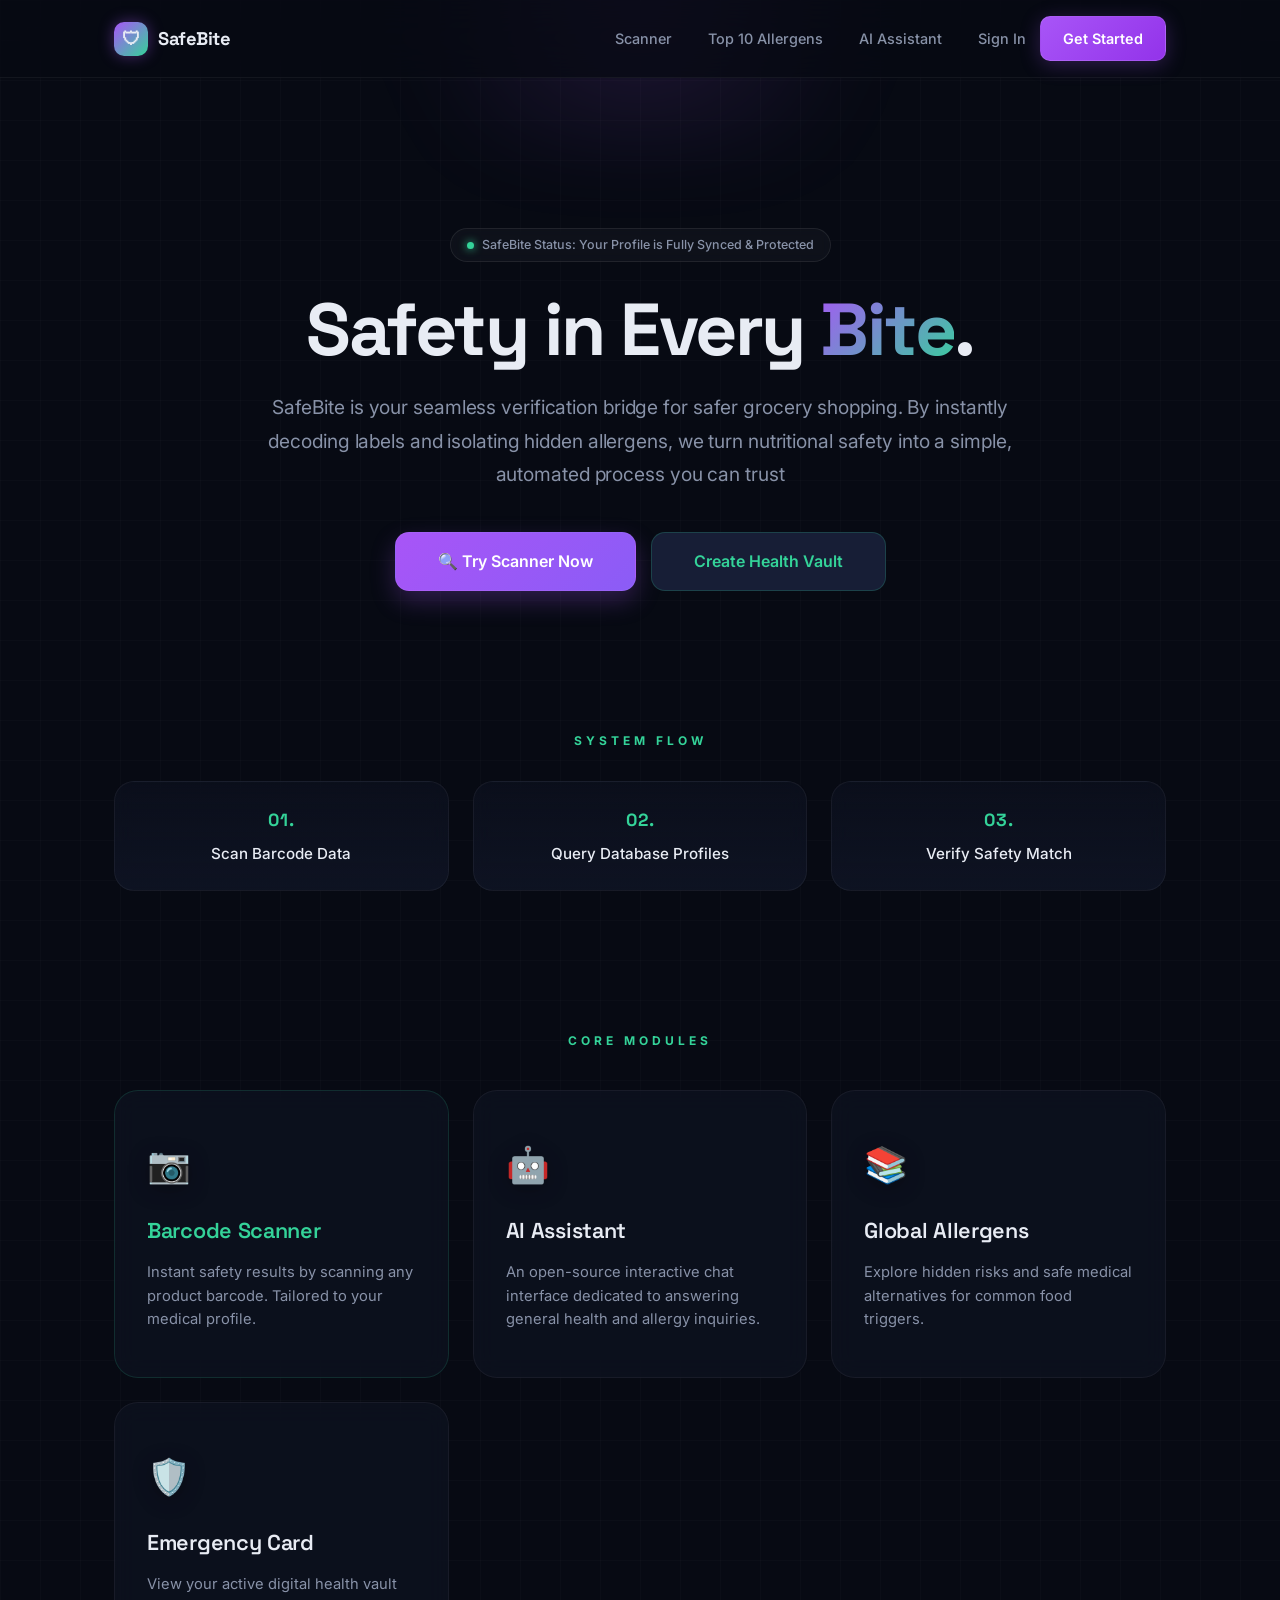
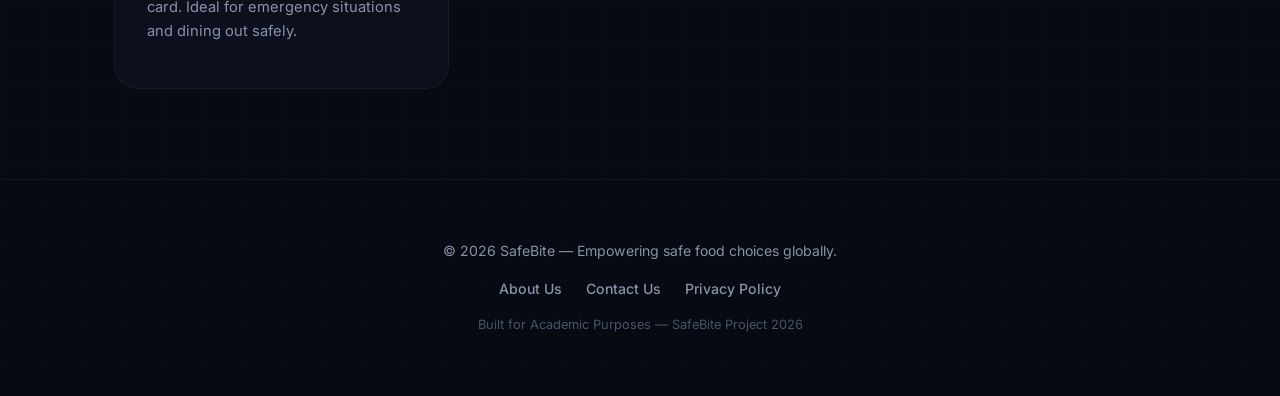
<file: index.html>
<!DOCTYPE html>
<html lang="en">
<head>
    <meta charset="UTF-8">
    <meta name="viewport" content="width=device-width, initial-scale=1.0">
    <title>SafeBite — Your Food Companion</title>
    <link href="https://fonts.googleapis.com/css2?family=Space+Grotesk:wght@400;500;600;700&family=Inter:wght@400;500;600&display=swap" rel="stylesheet">
    <style>
        *,*::before,*::after{box-sizing:border-box;margin:0;padding:0}
        :root{
            --bg:#070a13;
            --surface:#0f1424;
            --surface2:#171e36;
            --border:rgba(255,255,255,0.05);
            --text:#e8ecf4;
            --text2:#8892a8;
            --accent:#a855f7;
            --accent-green:#34d399;
            --font-head:'Space Grotesk',sans-serif;
        }

        body{
            font-family: 'Inter', sans-serif;
            background: var(--bg);
            color: var(--text);
            line-height: 1.6;
            overflow-x: hidden;
            scroll-behavior: smooth;
            /* لمسة فخامة: إضافة شبكة خلفية هندسية ناعمة جداً */
            background-image:
                linear-gradient(rgba(255, 255, 255, 0.015) 1px, transparent 1px),
                linear-gradient(90deg, rgba(255, 255, 255, 0.015) 1px, transparent 1px);
            background-size: 40px 40px;
        }

        /* لمسة فخامة: هالة ضوئية متحركة في عمق الخلفية */
        .bg-glow {
            position: absolute;
            top: -150px;
            left: 50%;
            transform: translateX(-50%);
            width: 600px;
            height: 300px;
            background: radial-gradient(circle, rgba(168, 85, 247, 0.15) 0%, transparent 70%);
            z-index: -1;
            pointer-events: none;
            filter: blur(40px);
        }

        /* Navigation */
        .nav{position:sticky;top:0;z-index:100;backdrop-filter:blur(20px);background:rgba(7,10,19,0.75);border-bottom:1px solid var(--border)}
        .nav-inner{max-width:1100px;margin:0 auto;display:flex;align-items:center;justify-content:space-between;padding:16px 24px}
        .logo{display:flex;align-items:center;gap:10px;text-decoration:none;color:var(--text); font-weight: 700; font-family: var(--font-head); font-size: 1.15rem; letter-spacing: -0.5px;}
        .logo-dot{width:34px;height:34px;border-radius:10px;background:linear-gradient(135deg,var(--accent),var(--accent-green));display:flex;align-items:center;justify-content:center;box-shadow: 0 0 15px rgba(168, 85, 247, 0.4);}

        .nav-links{display:flex;gap:8px; align-items: center;}
        .nav-link{color:var(--text2); text-decoration: none; font-size: 0.9rem; transition: 0.3s; padding: 8px 14px; border-radius: 10px; font-weight: 500;}
        .nav-link:hover{color: var(--text); background: rgba(255,255,255,0.04);}
        .nav-link.cta{background:linear-gradient(135deg, var(--accent), #9333ea); color:#fff !important; font-weight: 600; padding: 10px 22px; box-shadow: 0 4px 20px rgba(168, 85, 247, 0.25); border: 1px solid rgba(255,255,255,0.1);}

        /* User Auth Section Styles */
        #authSection { display: flex; align-items: center; }
        .logout-link { color: #fca5a5; font-size: 0.9rem; cursor: pointer; text-decoration: none; margin-left: 18px; transition: 0.3s; font-weight: 500;}
        .logout-link:hover { color: #ef4444; }

        /* Global Profile Widget */
        .global-profile-widget {
            display: flex; align-items: center; gap: 12px;
            padding: 6px 14px; background: rgba(255, 255, 255, 0.02);
            border: 1px solid rgba(255, 255, 255, 0.06); border-radius: 14px;
            cursor: pointer; transition: 0.3s; text-decoration: none;
        }
        .global-profile-widget:hover { background: rgba(255, 255, 255, 0.05); border-color: rgba(255, 255, 255, 0.15); box-shadow: 0 4px 15px rgba(0,0,0,0.2); }
        .profile-info-text { display: flex; flex-direction: column; text-align: right; }
        .welcome-text { font-size: 0.65rem; color: #64748b; text-transform: uppercase; margin-bottom: -2px; letter-spacing: 0.5px; }
        .user-display-name { font-size: 0.85rem; font-weight: 600; color: #e8ecf4; }
        .global-avatar {
            width: 32px; height: 32px; background: linear-gradient(135deg, #a855f7, #34d399);
            border-radius: 8px; display: flex; align-items: center; justify-content: center;
            font-weight: 700; color: white; font-size: 0.85rem; box-shadow: 0 2px 10px rgba(168, 85, 247, 0.2);
        }

        /* كرت الطوارئ الطبي الأنيق والمطور بصرياً */
        .medical-id-badge {
            display: flex;
            align-items: center;
            gap: 6px;
            padding: 6px 14px;
            background: rgba(239, 68, 68, 0.06);
            border: 1px solid rgba(239, 68, 68, 0.25);
            border-radius: 12px;
            color: #f87171;
            text-decoration: none;
            font-size: 0.8rem;
            font-weight: 600;
            transition: 0.3s cubic-bezier(0.4, 0, 0.2, 1);
            margin-right: 12px;
            letter-spacing: 0.3px;
        }
        .medical-id-badge:hover {
            background: #ef4444;
            color: #ffffff;
            border-color: #ef4444;
            box-shadow: 0 0 20px rgba(239, 68, 68, 0.35);
            transform: translateY(-1px);
        }

        /* مؤشر حالة الفحص المباشر والمستقر للنظام */
        .system-status {
            display: inline-flex;
            align-items: center;
            gap: 8px;
            background: rgba(255, 255, 255, 0.03);
            border: 1px solid rgba(255, 255, 255, 0.08);
            padding: 6px 16px;
            border-radius: 99px;
            font-size: 0.78rem;
            color: var(--text2);
            font-weight: 500;
            margin-bottom: 28px;
            backdrop-filter: blur(5px);
        }
        .status-dot {
            width: 7px;
            height: 7px;
            background: var(--accent-green);
            border-radius: 50%;
            box-shadow: 0 0 8px var(--accent-green);
        }

        /* Hero Section */
        .hero{position: relative; padding:150px 24px 90px; text-align:center;}
        .hero h1{font-size: clamp(2.8rem, 7.5vw, 4.6rem); font-family: var(--font-head); margin-bottom: 20px; line-height: 1.1; letter-spacing: -2.5px; font-weight: 700;}
        .hero h1 span{background:linear-gradient(135deg, var(--accent), var(--accent-green));-webkit-background-clip:text;-webkit-text-fill-color:transparent;}

        /* وصف السستم العادي، الواقعي، والفخم  */
        .hero p{font-size: clamp(1rem, 2.2vw, 1.2rem); color:var(--text2); max-width:760px; margin:0 auto 40px; font-weight: 400; line-height: 1.75; letter-spacing: -0.1px;}
        .hero p strong { color: var(--text); font-weight: 600; }

        /* Steps & Features */
        .how-it-works{padding:50px 24px; max-width:1100px; margin:0 auto; text-align: center;}
        .step-container{display: flex; justify-content: center; gap: 24px; margin-top: 30px; flex-wrap: wrap;}
        .step{background: var(--surface); border: 1px solid var(--border); padding: 24px 20px; border-radius: 20px; flex: 1; min-width: 220px; transition: 0.3s; background: linear-gradient(to bottom, rgba(15,20,36,0.5), rgba(15,20,36,0.9)); backdrop-filter: blur(10px);}
        .step:hover { border-color: rgba(52, 211, 153, 0.3); transform: translateY(-2px); }
        .step-num{color: var(--accent-green); font-family: var(--font-head); font-weight: 700; font-size: 1.1rem; margin-bottom: 8px; display: block; letter-spacing: 1px;}
        .step p { font-size: 0.95rem; color: var(--text); font-weight: 500; }

        .features-section{padding:90px 24px; max-width:1100px; margin:0 auto;}
        .section-label{color: var(--accent-green); text-transform: uppercase; font-size: 0.75rem; letter-spacing: 4px; font-weight: 700; margin-bottom: 15px; display: block; text-align: center;}
        .features-grid{display: grid; grid-template-columns: repeat(auto-fit, minmax(250px, 1fr)); gap: 24px; margin-top: 40px;}

        .feat-link { text-decoration: none; color: inherit; display: block; }

        /* كروت الخدمات الفخمة والمطورة مرئياً */
        .feat-card {
            background: rgba(15, 20, 36, 0.6);
            padding: 45px 32px;
            border-radius: 24px;
            border: 1px solid var(--border);
            height: 100%;
            transition: 0.4s cubic-bezier(0.16, 1, 0.3, 1);
            position: relative;
            overflow: hidden;
            backdrop-filter: blur(12px);
        }
        .feat-card::before {
            content: '';
            position: absolute;
            top: 0; left: 0; width: 100%; height: 100%;
            background: linear-gradient(135deg, transparent, rgba(255,255,255,0.015), transparent);
            transform: translateX(-100%); transition: 0.7s;
        }
        .feat-card:hover::before { transform: translateX(100%); }
        .feat-card:hover {
            transform: translateY(-6px);
            border-color: rgba(168, 85, 247, 0.4);
            box-shadow: 0 20px 40px rgba(0, 0, 0, 0.4), inset 0 1px 1px rgba(255,255,255,0.05);
            background: rgba(23, 30, 54, 0.7);
        }
        .feat-icon{font-size: 2.2rem; margin-bottom: 22px; display: block; filter: drop-shadow(0 4px 10px rgba(0,0,0,0.3));}
        .feat-card h3{font-family: var(--font-head); font-size: 1.35rem; margin-bottom: 12px; font-weight: 600; letter-spacing: -0.3px;}
        .feat-card p{font-size: 0.92rem; color: var(--text2); line-height: 1.6;}

        /* أزرار تفاعلية فخمة */
        .cta-btn{padding:16px 42px; border-radius:14px; background:linear-gradient(135deg, var(--accent), #8b5cf6); color:#fff; text-decoration:none; font-weight:600; display:inline-block; transition: 0.3s cubic-bezier(0.16, 1, 0.3, 1); font-size: 1rem; border: none; cursor: pointer; box-shadow: 0 10px 25px rgba(168, 85, 247, 0.25); border: 1px solid rgba(255,255,255,0.05);}
        .cta-btn:hover{transform: translateY(-2px); box-shadow: 0 15px 30px rgba(168, 85, 247, 0.35); filter: brightness(1.05);}

        .footer{padding:60px 24px; text-align: center; color: var(--text2); border-top: 1px solid var(--border); font-size: 0.88rem; background: rgba(7,10,19,0.5);}
        .footer-links{margin: 15px 0; display: flex; justify-content: center; gap: 24px;}
        .footer-links a{color: var(--text2); text-decoration: none; transition: 0.3s; font-weight: 500;}
        .footer-links a:hover{color: var(--accent-green);}

        @media (max-width: 600px) {
            .profile-info-text { display: none; }
        }
    </style>

<meta name="viewport" content="width=device-width, initial-scale=1.0">
<link rel="stylesheet" href="mobile.css">

</head>
<body>
    <div class="bg-glow"></div>

    <nav class="nav">
        <div class="nav-inner">
            <a href="index.html" class="logo"><div class="logo-dot">🛡</div><span>SafeBite</span></a>

            <div class="nav-links">
                <a href="Scanner.html" class="nav-link"> Scanner</a>
                <a href="allergy-guide.html" class="nav-link">Top 10 Allergens</a>
                <a href="ai-assistant.html" class="nav-link"> AI Assistant</a>

                <div id="authSection">
                    <a href="Sign-In.html" class="nav-link">Sign In</a>
                    <a href="get-started.html" id="getStartedBtn" class="nav-link cta">Get Started</a>
                </div>
            </div>
        </div>
    </nav>

    <section class="hero">
        <div class="system-status">
            <span class="status-dot"></span>
            <span>SafeBite Status: Your Profile is Fully Synced & Protected</span>
        </div>

        <h1>Safety in Every <span>Bite</span>.</h1>

        <p id="heroSubtitle">
           SafeBite is your seamless verification bridge for safer grocery shopping. By instantly decoding labels and isolating hidden allergens, we turn nutritional safety into a simple, automated process you can trust
        </p>

        <div id="heroActions" style="display: flex; gap: 15px; justify-content: center; flex-wrap: wrap;">
            <a href="Scanner.html" class="cta-btn">🔍 Try Scanner Now</a>
            <a href="get-started.html" id="secondaryBtn" class="cta-btn" style="background: var(--surface2); border: 1px solid rgba(52, 211, 153, 0.2); color: var(--accent-green); box-shadow: none;">Create Health Vault</a>
        </div>
    </section>

    <section class="how-it-works">
        <span class="section-label">System Flow</span>
        <div class="step-container">
            <div class="step"><span class="step-num">01.</span> <p>Scan Barcode Data</p></div>
            <div class="step"><span class="step-num">02.</span> <p>Query Database Profiles</p></div>
            <div class="step"><span class="step-num">03.</span> <p>Verify Safety Match</p></div>
        </div>
    </section>

    <section class="features-section">
        <span class="section-label">Core Modules</span>
        <div class="features-grid">
            <a href="Scanner.html" class="feat-link">
                <div class="feat-card" style="border-color: rgba(52, 211, 153, 0.15);">
                    <span class="feat-icon">📷</span>
                    <h3 style="color: var(--accent-green);">Barcode Scanner</h3>
                    <p>Instant safety results by scanning any product barcode. Tailored to your medical profile.</p>
                </div>
            </a>
            <a href="ai-assistant.html" class="feat-link">
                <div class="feat-card">
                    <span class="feat-icon">🤖</span>
                    <h3>AI Assistant</h3>
                    <p>An open-source interactive chat interface dedicated to answering general health and allergy inquiries.</p>
                </div>
            </a>
            <a href="allergy-guide.html" class="feat-link">
                <div class="feat-card">
                    <span class="feat-icon">📚</span>
                    <h3>Global Allergens</h3>
                    <p>Explore hidden risks and safe medical alternatives for common food triggers.</p>
                </div>
            </a>
            <a href="emergency-card.html" class="feat-link">
                <div class="feat-card">
                    <span class="feat-icon">🛡️</span>
                    <h3>Emergency Card</h3>
                    <p>View your active digital health vault card. Ideal for emergency situations and dining out safely.</p>
                </div>
            </a>
        </div>
    </section>

    <footer class="footer">
        <div style="max-width: 1100px; margin: 0 auto;">
            <p>&copy; 2026 SafeBite — Empowering safe food choices globally.</p>
            <div class="footer-links">
                <a href="about.html">About Us</a>
                <a href="contact.html">Contact Us</a>
                <a href="privacy.html">Privacy Policy</a>
            </div>
            <div style="margin-top: 15px; font-size: 0.8rem; color: #475569;">
                Built for Academic Purposes — SafeBite Project 2026
            </div>
        </div>
    </footer>

    <script>
const API_BASE = "http://127.0.0.1:8000";
        function logout() {
            localStorage.clear();
            window.location.href = "index.html";
        }

        document.addEventListener('DOMContentLoaded', () => {
            const token = localStorage.getItem('token');
            const userStr = localStorage.getItem('user');
            const authSection = document.getElementById('authSection');
            const heroSubtitle = document.getElementById('heroSubtitle');
            const secondaryBtn = document.getElementById('secondaryBtn');

            if (token && userStr) {
                const user = JSON.parse(userStr);
                const fullName = user.full_name || user.username;
                const initial = fullName.charAt(0).toUpperCase();

                // كرت الطوارئ والبروفايل مدمجين بفخامة في الـ Navbar
                authSection.innerHTML = `
                    <a href="emergency-card.html" class="medical-id-badge">
                        <span>🚨</span> Medical ID
                    </a>
                    <a href="profile.html" class="global-profile-widget">
                        <div class="profile-info-text">
                            <span class="welcome-text">Welcome,</span>
                            <span class="user-display-name">${fullName}</span>
                        </div>
                        <div class="global-avatar">${initial}</div>
                    </a>
                    <a href="#" onclick="logout()" class="logout-link">Logout</a>
                `;

                if (heroSubtitle) {
                    heroSubtitle.innerHTML = `Welcome back, <strong>${fullName}</strong>! Your active profile is fully synced. Scan barcodes to securely match ingredients against your records.`;
                }

                if (secondaryBtn) {
                    secondaryBtn.innerText = "View My Profile 🛡️";
                    secondaryBtn.href = "profile.html";
                }
            }
        });
    </script>
</body>
</html>
</file>
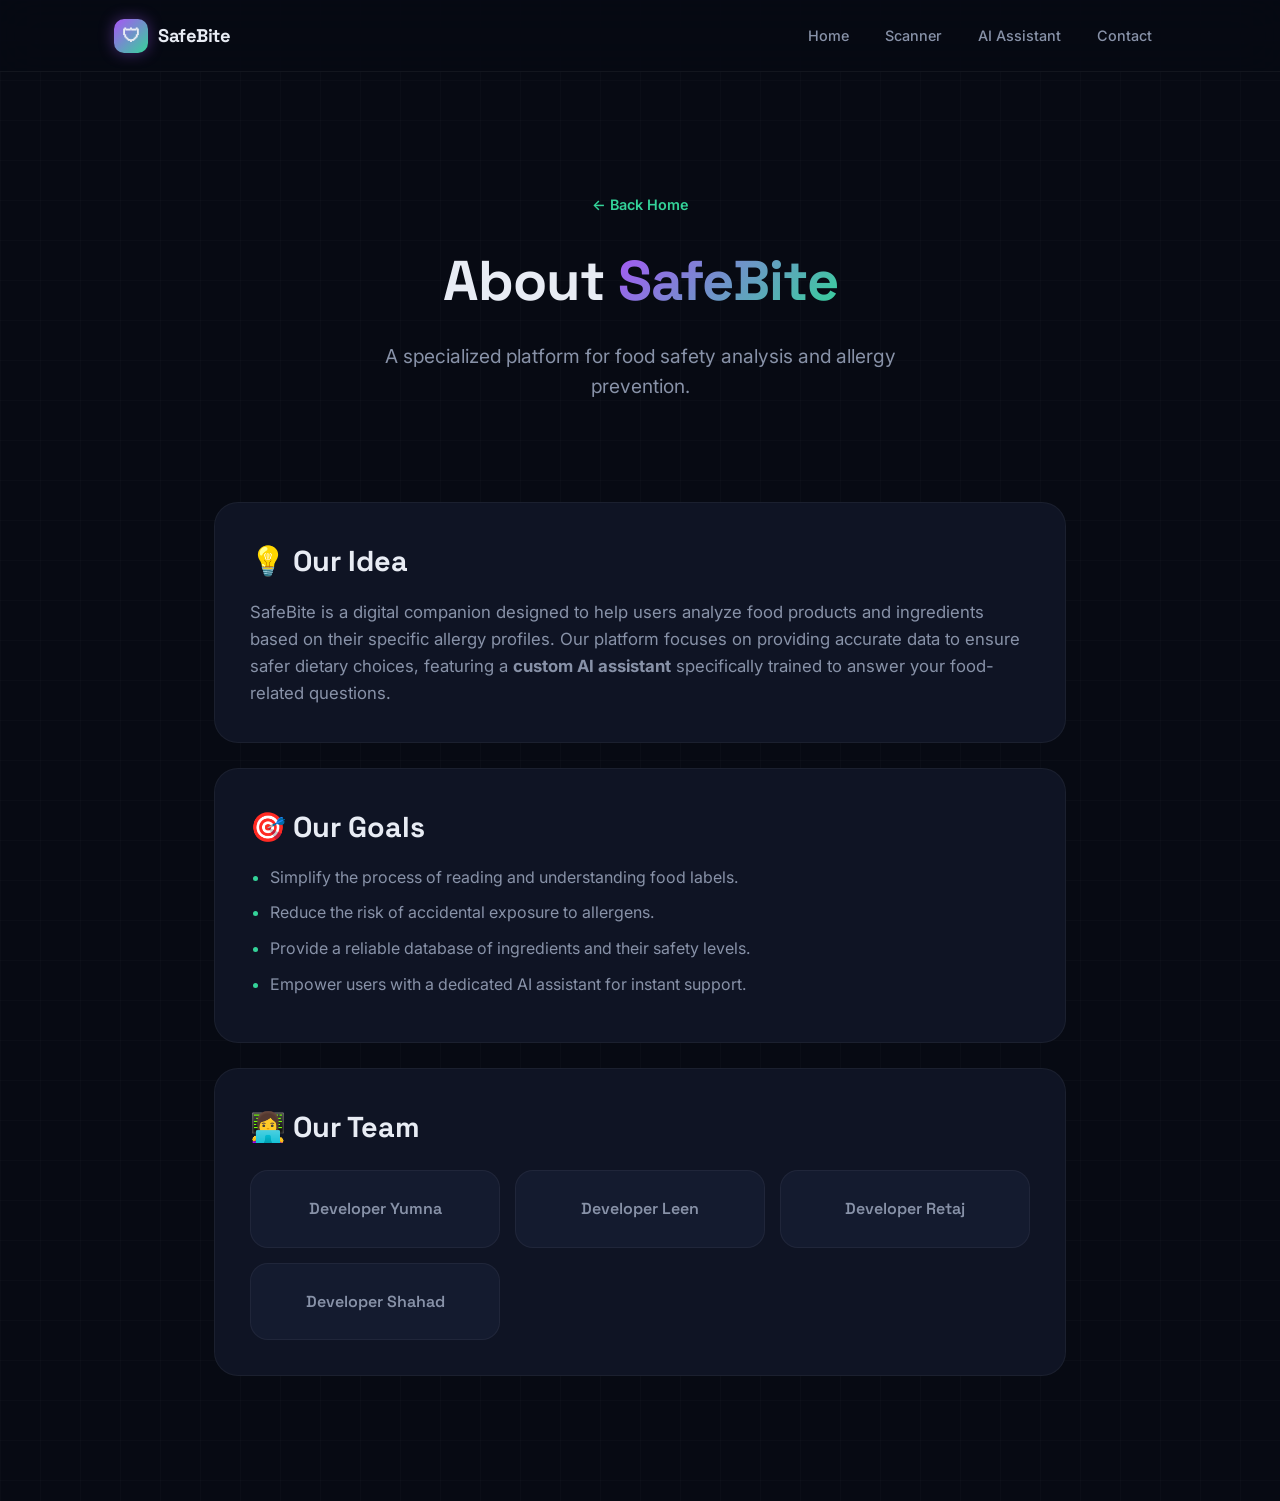
<file: about.html>
<!DOCTYPE html>
<html lang="en">
<head>
    <meta charset="UTF-8">
    <meta name="viewport" content="width=device-width, initial-scale=1.0">
    <title>About - SafeBite</title>
    <!-- تم اعتماد خطوط Space Grotesk و Inter كما اتفقنا -->
    <link href="https://fonts.googleapis.com/css2?family=Space+Grotesk:wght@400;500;600;700&family=Inter:wght@400;500;600&display=swap" rel="stylesheet">
    <style>
        *,*::before,*::after{box-sizing:border-box;margin:0;padding:0}
        :root{
            --bg:#070a13;
            --surface:#0f1424;
            --surface2:#171e36;
            --border:rgba(255,255,255,0.05);
            --text:#e8ecf4;
            --text2:#8892a8;
            --accent:#a855f7;
            --accent-green:#34d399;
            --font-head:'Space Grotesk',sans-serif;
        }
        body{font-family: 'Inter', sans-serif; background:var(--bg); color:var(--text); line-height: 1.6; overflow-x: hidden;
             background-image: linear-gradient(rgba(255, 255, 255, 0.015) 1px, transparent 1px), linear-gradient(90deg, rgba(255, 255, 255, 0.015) 1px, transparent 1px);
             background-size: 40px 40px;}

        .nav{position:sticky;top:0;z-index:100;backdrop-filter:blur(20px);background:rgba(7,10,19,0.85);border-bottom:1px solid var(--border)}
        .nav-inner{max-width:1100px;margin:0 auto;display:flex;align-items:center;justify-content:space-between;padding:16px 24px}

        /* تصميم اللوجو المربع الجديد */
        .logo{display:flex;align-items:center;gap:10px;text-decoration:none;color:var(--text); font-weight: 700; font-family: var(--font-head); font-size: 1.15rem; letter-spacing: -0.5px;}
        .logo-dot{width:34px;height:34px;border-radius:10px;background:linear-gradient(135deg,var(--accent),var(--accent-green));display:flex;align-items:center;justify-content:center;box-shadow: 0 0 15px rgba(168, 85, 247, 0.4);}

        .nav-links{display:flex;gap:8px;}
        .nav-link{color:var(--text2); text-decoration: none; font-size: 0.9rem; transition: 0.3s; padding: 8px 14px; border-radius: 10px; font-weight: 500;}
        .nav-link:hover{color: var(--text); background: rgba(255,255,255,0.04);}

        .hero{padding:120px 24px 60px; text-align:center;}
        .hero h1{font-size:3.5rem; font-family: var(--font-head); margin-bottom: 15px; letter-spacing: -1px;}
        .hero h1 span{background:linear-gradient(135deg,var(--accent),var(--accent-green));-webkit-background-clip:text;-webkit-text-fill-color:transparent}
        .hero p{font-size:1.2rem; color:var(--text2); max-width:600px; margin:0 auto;}

        .container{max-width:900px; margin:0 auto; padding:40px 24px 100px;}
        .card{background: var(--surface); padding: 35px; border-radius: 24px; margin-bottom: 25px; border: 1px solid var(--border); transition: 0.4s;}
        .card:hover{transform: translateY(-5px); border-color: rgba(168, 85, 247, 0.4); box-shadow: 0 20px 40px rgba(0,0,0,0.4);}
        .card h2{font-family: var(--font-head); font-size: 1.8rem; margin-bottom: 15px; display: flex; align-items: center; gap: 12px;}
        .card p{color: var(--text2); font-size: 1.05rem;}
        .card ul{padding-left: 20px; color: var(--text2); margin-top: 10px;}
        .card li{margin-bottom: 10px;}
        .card li::marker{color: var(--accent-green);}

        .team-grid{display: grid; grid-template-columns: repeat(auto-fit, minmax(200px, 1fr)); gap: 15px; margin-top: 20px;}
        .member-card{background: rgba(23, 30, 54, 0.7); padding: 25px; border-radius: 18px; text-align: center; border: 1px solid var(--border); font-family: var(--font-head); font-weight: 600; color: var(--text2); transition: 0.3s; display: block;}
        .member-card:hover{color: var(--accent-green); border-color: var(--accent-green); background: rgba(52, 211, 153, 0.05);}

        .fade-in{ opacity:0; transform:translateY(20px); animation:fadeUp 0.6s ease forwards; }
        @keyframes fadeUp{ to{ opacity:1; transform:translateY(0); } }
        .back-home{display: inline-block; text-decoration: none; color: var(--accent-green); font-weight: 600; margin-bottom: 20px; font-size: 0.9rem; transition: 0.3s;}
    </style>

<meta name="viewport" content="width=device-width, initial-scale=1.0">
<link rel="stylesheet" href="mobile.css">

</head>
<body>
    <nav class="nav">
        <div class="nav-inner">
            <a href="index.html" class="logo"><div class="logo-dot">🛡</div><span>SafeBite</span></a>
            <div class="nav-links">
                <a href="index.html" class="nav-link">Home</a>
                <a href="Scanner.html" class="nav-link">Scanner</a>
                <a href="ai-assistant.html" class="nav-link">AI Assistant</a>
                <a href="contact.html" class="nav-link">Contact</a>
            </div>
        </div>
    </nav>

    <header class="hero">
        <a href="index.html" class="back-home">← Back Home</a>
        <h1>About <span>SafeBite</span></h1>
        <p>A specialized platform for food safety analysis and allergy prevention.</p>
    </header>

    <div class="container">
        <div class="card fade-in" style="animation-delay:0.2s">
            <h2>💡 Our Idea</h2>
            <p>SafeBite is a digital companion designed to help users analyze food products and ingredients based on their specific allergy profiles. Our platform focuses on providing accurate data to ensure safer dietary choices, featuring a <b>custom AI assistant</b> specifically trained to answer your food-related questions.</p>
        </div>
        <div class="card fade-in" style="animation-delay:0.4s">
            <h2>🎯 Our Goals</h2>
            <ul>
                <li>Simplify the process of reading and understanding food labels.</li>
                <li>Reduce the risk of accidental exposure to allergens.</li>
                <li>Provide a reliable database of ingredients and their safety levels.</li>
                <li>Empower users with a dedicated AI assistant for instant support.</li>
            </ul>
        </div>
        <div class="card fade-in" style="animation-delay:0.6s">
            <h2>👩‍💻 Our Team</h2>
            <div class="team-grid">
                <div class="member-card">Developer Yumna</div>
                <div class="member-card">Developer Leen</div>
                <div class="member-card">Developer Retaj</div>
                <div class="member-card">Developer Shahad</div>
            </div>
        </div>
    </div>
</body>
</html>
</file>
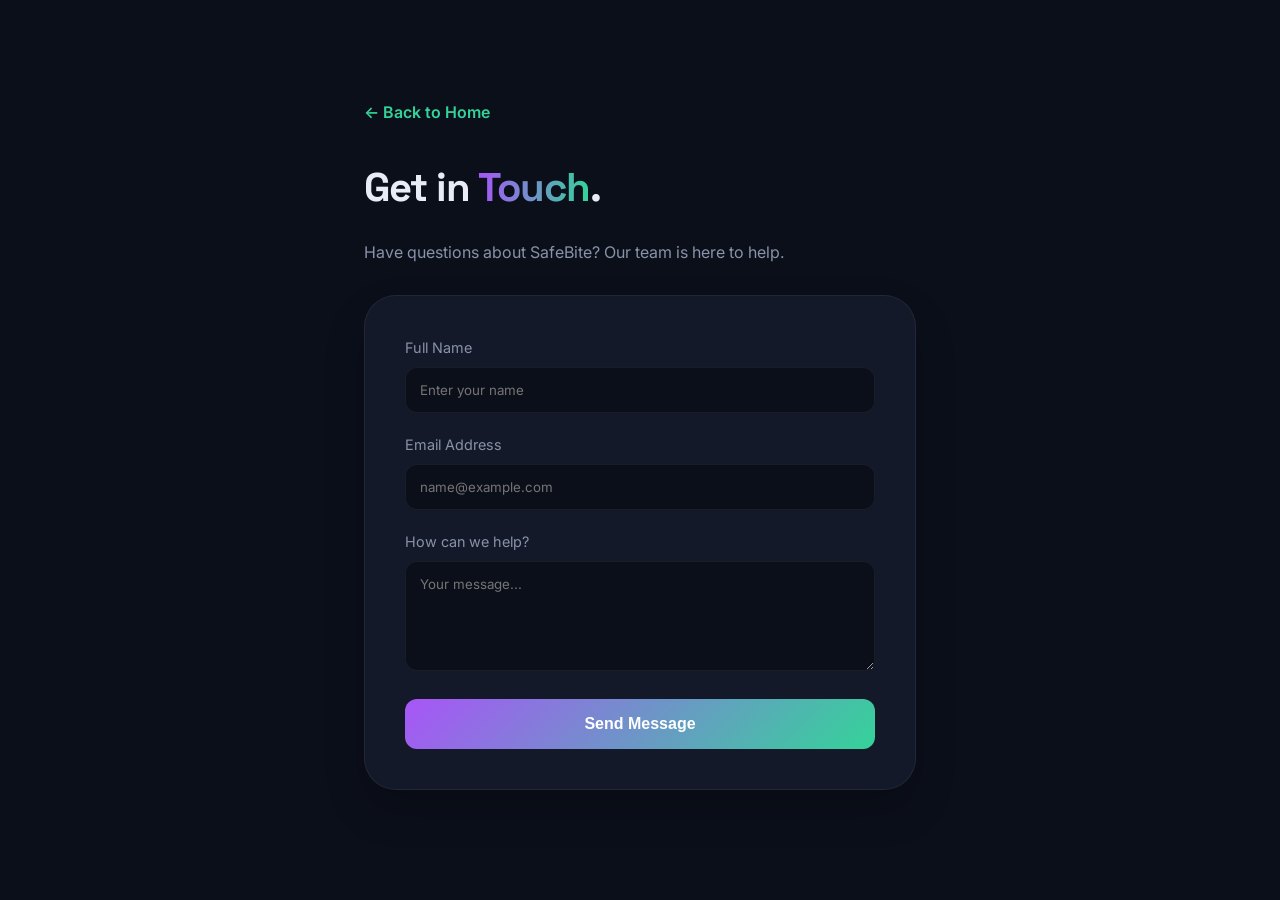
<file: contact.html>
<!DOCTYPE html>
<html lang="en">
<head>
    <meta charset="UTF-8">
    <meta name="viewport" content="width=device-width, initial-scale=1.0">
    <title>Contact Us — SafeBite</title>
    <link href="https://fonts.googleapis.com/css2?family=Space+Grotesk:wght@400;500;600;700&family=Inter:wght@400;500;600&display=swap" rel="stylesheet">
    <style>
        *,*::before,*::after{box-sizing:border-box;margin:0;padding:0}
        :root{
            --bg:#0b0f1a;
            --surface:#141929;
            --border:rgba(255,255,255,0.06);
            --text:#e8ecf4;
            --text2:#8892a8;
            --accent:#a855f7;
            --accent-green:#34d399;
        }
        body{font-family: 'Inter', sans-serif; background:var(--bg); color:var(--text); line-height: 1.6;}

        .container{max-width: 600px; margin: 0 auto; padding: 100px 24px;}
        .back-home{display: inline-block; text-decoration: none; color: var(--accent-green); font-weight: 600; margin-bottom: 30px; transition: 0.3s;}
        .back-home:hover{opacity: 0.8; transform: translateX(-5px);}

        .contact-form{background: var(--surface); border: 1px solid var(--border); padding: 40px; border-radius: 32px; box-shadow: 0 20px 40px rgba(0,0,0,0.2);}
        .form-group{margin-bottom: 20px;}
        label{display: block; color: var(--text2); font-size: 0.9rem; margin-bottom: 8px;}
        input, textarea{width: 100%; padding: 14px; background: #0b0f1a; border: 1px solid var(--border); border-radius: 12px; color: #fff; font-family: inherit; transition: 0.3s;}
        input:focus, textarea:focus{outline: none; border-color: var(--accent); background: #141929;}

        .send-btn{width: 100%; padding: 16px; background: linear-gradient(135deg, var(--accent), var(--accent-green)); border: none; border-radius: 12px; color: #fff; font-weight: 700; cursor: pointer; transition: 0.3s; font-size: 1rem;}
        .send-btn:hover{filter: brightness(1.1); transform: translateY(-2px); box-shadow: 0 10px 20px rgba(168, 85, 247, 0.2);}

        h1{font-family: 'Space Grotesk', sans-serif; margin-bottom: 20px; font-size: 2.5rem; letter-spacing: -1px;}
        h1 span{background: linear-gradient(to right, var(--accent), var(--accent-green)); -webkit-background-clip: text; -webkit-text-fill-color: transparent;}
    </style>

<meta name="viewport" content="width=device-width, initial-scale=1.0">
<link rel="stylesheet" href="mobile.css">

</head>
<body>
    <div class="container">
        <a href="index.html" class="back-home">← Back to Home</a>

        <h1>Get in <span>Touch</span>.</h1>
        <p style="color: var(--text2); margin-bottom: 30px;">Have questions about SafeBite? Our team is here to help.</p>

        <form class="contact-form" id="contactForm">
            <div class="form-group">
                <label>Full Name</label>
                <input type="text" id="name" placeholder="Enter your name" required>
            </div>
            <div class="form-group">
                <label>Email Address</label>
                <input type="email" id="email" placeholder="name@example.com" required>
            </div>
            <div class="form-group">
                <label>How can we help?</label>
                <textarea id="message" rows="5" placeholder="Your message..." required></textarea>
            </div>
            <button type="submit" class="send-btn">Send Message</button>
        </form>
    </div>

    <script>
        // التعامل مع إرسال الفورم (اختياري - كود بسيط لإظهار التفاعل)
        document.getElementById('contactForm').addEventListener('submit', function(e) {
            e.preventDefault();
            const btn = e.target.querySelector('button');
            const originalText = btn.innerText;

            btn.innerText = "Sending...";
            btn.disabled = true;

            // محاكاة إرسال
            setTimeout(() => {
                alert("Thank you! Your message has been sent to the SafeBite team.");
                btn.innerText = originalText;
                btn.disabled = false;
                e.target.reset();
            }, 1500);
        });
    </script>
</body>
</html>
</file>
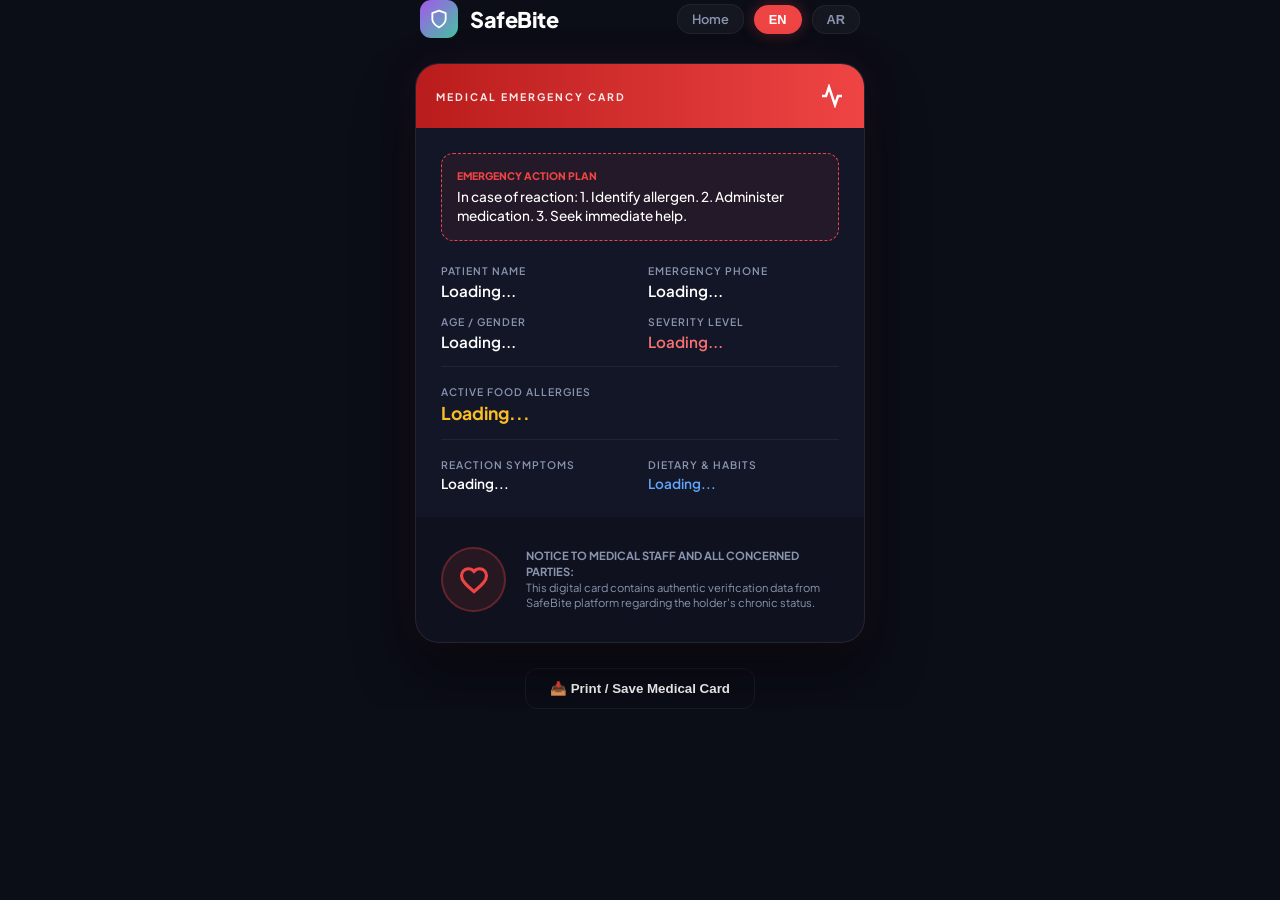
<file: emergency-card.html>
<!DOCTYPE html>
<html lang="en">
<head>
    <meta charset="UTF-8">
    <meta name="viewport" content="width=device-width, initial-scale=1.0">
    <title>SafeBite — Medical Emergency Card</title>
    <link href="https://fonts.googleapis.com/css2?family=Plus+Jakarta+Sans:wght@400;500;600;700;800&family=Space+Grotesk:wght@600;700;800&family=Cairo:wght@600;700;800&display=swap" rel="stylesheet">

    <style>
        :root {
            --bg-color: #0b0d17;
            --card-bg: #131626;
            --accent-red: #ef4444;
            --accent-gold: #fbbf24;
            --border-color: rgba(255, 255, 255, 0.06);
            --text-main: #ffffff;
            --text-muted: #8994b0;
            --identity-gradient: linear-gradient(135deg, #a358eb 0%, #46c3a3 100%);
        }

        body {
            font-family: 'Plus Jakarta Sans', sans-serif;
            background-color: var(--bg-color);
            color: var(--text-main);
            display: flex;
            flex-direction: column;
            align-items: center;
            justify-content: center;
            min-height: 100vh;
            margin: 0;
            padding: 20px;
        }

        .navbar-identity {
            width: 100%;
            max-width: 450px;
            display: flex;
            justify-content: space-between;
            align-items: center;
            margin-bottom: 25px;
            padding: 0 5px;
        }

        .brand-wrapper {
            display: flex;
            align-items: center;
            gap: 12px;
            text-decoration: none;
        }

        .logo-container {
            width: 38px;
            height: 38px;
            background: var(--identity-gradient);
            border-radius: 11px;
            display: flex;
            justify-content: center;
            align-items: center;
        }

        .brand-text {
            font-family: 'Plus Jakarta Sans', sans-serif;
            font-weight: 800;
            font-size: 1.35rem;
            color: var(--text-main);
            letter-spacing: -0.5px;
        }

        .nav-actions {
            display: flex;
            align-items: center;
            gap: 10px;
        }

        .nav-link-btn {
            background: rgba(255, 255, 255, 0.04);
            border: 1px solid var(--border-color);
            color: var(--text-muted);
            padding: 6px 14px;
            border-radius: 14px;
            cursor: pointer;
            font-weight: 600;
            font-size: 0.8rem;
            text-decoration: none;
            transition: 0.2s ease;
        }

        .nav-link-btn:hover {
            background: rgba(255, 255, 255, 0.08);
            color: var(--text-main);
        }

        .lang-btn.active {
            background: var(--accent-red);
            color: white;
            border-color: var(--accent-red);
            box-shadow: 0 0 15px rgba(239, 68, 68, 0.3);
        }

        .card-container {
            width: 100%;
            max-width: 450px;
            background: var(--card-bg);
            border-radius: 24px;
            border: 1px solid var(--border-color);
            box-shadow: 0 30px 60px rgba(0, 0, 0, 0.4), 0 0 40px rgba(239, 68, 68, 0.08);
            overflow: hidden;
            position: relative;
            transition: direction 0.3s ease;
        }

        .card-header {
            background: linear-gradient(90deg, #b91c1c 0%, #ef4444 100%);
            padding: 20px;
            display: flex;
            justify-content: space-between;
            align-items: center;
        }

        .header-left .tag {
            font-size: 0.65rem;
            text-transform: uppercase;
            letter-spacing: 2px;
            opacity: 0.9;
            font-weight: 700;
            display: block;
        }

        .card-body {
            padding: 25px;
            display: flex;
            flex-direction: column;
            gap: 18px;
        }

        .emergency-protocol {
            background: rgba(239, 68, 68, 0.08);
            border: 1px dashed var(--accent-red);
            padding: 15px;
            border-radius: 12px;
            margin-bottom: 5px;
        }

        .info-grid {
            display: grid;
            grid-template-columns: 1fr 1fr;
            gap: 15px;
            border-bottom: 1px solid var(--border-color);
            padding-bottom: 15px;
        }

        .info-block label {
            font-size: 0.65rem;
            color: var(--text-muted);
            text-transform: uppercase;
            letter-spacing: 1px;
            display: block;
            margin-bottom: 4px;
            font-weight: 600;
        }

        .info-block p {
            margin: 0;
            font-size: 0.95rem;
            font-weight: 600;
        }

        .full-width-block {
            border-bottom: 1px solid var(--border-color);
            padding-bottom: 15px;
        }

        .allergies-highlight {
            color: var(--accent-gold);
            font-size: 1.1rem !important;
            font-weight: 700 !important;
        }

        .card-footer {
            display: flex;
            align-items: center;
            gap: 20px;
            background: rgba(0, 0, 0, 0.2);
            padding: 20px 25px;
        }

        .pulse-icon-wrapper {
            background: rgba(239, 68, 68, 0.1);
            width: 65px;
            height: 65px;
            border-radius: 50%;
            display: flex;
            justify-content: center;
            align-items: center;
            border: 2px solid rgba(239, 68, 68, 0.3);
            position: relative;
            flex-shrink: 0;
            animation: pulse-glow 1.2s infinite;
        }

        @keyframes pulse-glow {
            0% { box-shadow: 0 0 0 0 rgba(239, 68, 68, 0.6); transform: scale(1); }
            50% { transform: scale(1.06); }
            70% { box-shadow: 0 0 0 15px rgba(239, 68, 68, 0); transform: scale(1); }
            100% { box-shadow: 0 0 0 0 rgba(239, 68, 68, 0); transform: scale(1); }
        }

        .footer-note {
            font-size: 0.7rem;
            color: var(--text-muted);
            line-height: 1.4;
        }

        .btn-download {
            margin-top: 25px;
            background: transparent;
            color: var(--text-main);
            border: 1px solid var(--border-color);
            padding: 12px 24px;
            border-radius: 12px;
            font-weight: 600;
            cursor: pointer;
            transition: 0.3s ease;
        }

        .btn-download:hover {
            border-color: var(--accent-red);
            background: rgba(239, 68, 68, 0.05);
        }

        .rtl {
            direction: rtl;
            font-family: 'Cairo', sans-serif;
        }
        .rtl .info-block label {
            letter-spacing: 0;
        }
    </style>

<meta name="viewport" content="width=device-width, initial-scale=1.0">
<link rel="stylesheet" href="mobile.css">

</head>
<body>

    <div class="navbar-identity">
        <a href="index.html" class="brand-wrapper">
            <div class="logo-container">
                <svg width="20" height="20" viewBox="0 0 24 24" fill="none" stroke="white" stroke-width="2.2" stroke-linecap="round" stroke-linejoin="round">
                    <path d="M12 22s8-4 8-10V5l-8-3-8 3v7c0 6 8 10 8 10z"></path>
                </svg>
            </div>
            <span class="brand-text">SafeBite</span>
        </a>
        <div class="nav-actions">
            <a href="index.html" class="nav-link-btn">Home</a>
            <button id="btn-en" class="nav-link-btn lang-btn active" onclick="switchLanguage('en')">EN</button>
            <button id="btn-ar" class="nav-link-btn lang-btn" onclick="switchLanguage('ar')">AR</button>
        </div>
    </div>

    <div class="card-container" id="medical-card">
        <div class="card-header">
            <div class="header-left">
                <span class="tag" id="lbl-tag">Medical Emergency Card</span>
            </div>
            <svg width="24" height="24" viewBox="0 0 24 24" fill="none" stroke="white" stroke-width="2.5">
                <path d="M22 12h-4l-3 9L9 3l-3 9H2"></path>
            </svg>
        </div>

        <div class="card-body">
            <!-- التوجيه الطبي السريع -->
            <div class="emergency-protocol">
                <span id="lbl-protocol-title" style="color: var(--accent-red); font-size: 0.65rem; text-transform: uppercase; font-weight: 800; display: block; margin-bottom: 5px;">Emergency Action Plan</span>
                <p id="lbl-protocol-text" style="font-size: 0.85rem; line-height: 1.4; color: var(--text-main); margin: 0; font-weight: 500;">
                    In case of reaction: 1. Identify allergen. 2. Administer medication. 3. Seek immediate help.
                </p>
            </div>

            <div class="info-grid">
                <div class="info-block">
                    <label id="lbl-name">Patient Name</label>
                    <p id="med-name">Loading...</p>
                </div>
                <div class="info-block">
                    <label id="lbl-phone">Emergency Phone</label>
                    <p id="med-phone">Loading...</p>
                </div>
                <div class="info-block">
                    <label id="lbl-age-gender">Age / Gender</label>
                    <p id="med-age-gender">Loading...</p>
                </div>
                <div class="info-block">
                    <label id="lbl-severity">Severity Level</label>
                    <p id="med-severity" style="color: #f87171;">Loading...</p>
                </div>
            </div>

            <div class="full-width-block">
                <div class="info-block">
                    <label id="lbl-allergies">Active Food Allergies</label>
                    <p id="med-allergies" class="allergies-highlight">Loading...</p>
                </div>
            </div>

            <div class="info-grid" style="border: none; padding: 0;">
                <div class="info-block">
                    <label id="lbl-symptoms">Reaction Symptoms</label>
                    <p id="med-symptoms" style="font-size: 0.85rem;">Loading...</p>
                </div>
                <div class="info-block">
                    <label id="lbl-diet">Dietary & Habits</label>
                    <p id="med-diet-habits" style="font-size: 0.85rem; color: #60a5fa;">Loading...</p>
                </div>
            </div>
        </div>

        <div class="card-footer">
            <div class="pulse-icon-wrapper">
                <svg width="30" height="30" viewBox="0 0 24 24" fill="none" stroke="#ef4444" stroke-width="2.5">
                    <path d="M12 21.35l-1.45-1.32C5.4 15.36 2 12.28 2 8.5 2 5.42 4.42 3 7.5 3c1.74 0 3.41.81 4.5 2.09C13.09 3.81 14.76 3 16.5 3 19.58 3 22 5.42 22 8.5c0 3.78-3.4 6.86-8.55 11.54L12 21.35z"></path>
                </svg>
            </div>
            <div class="header-right">
                <p class="footer-note" id="lbl-notice">
                    <strong>NOTICE TO MEDICAL STAFF AND ALL CONCERNED PARTIES:</strong><br>
                    This digital card contains authentic verification data from SafeBite platform regarding the holder's chronic status.
                </p>
            </div>
        </div>
    </div>

    <button class="btn-download" id="btn-print" onclick="window.print()">📥 Print / Save Medical Card</button>

<script>
    const translations = {
        en: {
            protocol_title: "Emergency Action Plan",
            protocol_text: "In case of any emergency: 1. Check patient details below. 2. Administer necessary aid. 3. Seek immediate medical help.",
            tag: "Medical Emergency Card",
            name: "Patient Name",
            phone: "Emergency Phone",
            age_gender: "Age / Gender",
            severity: "Severity Level",
            allergies: "Active Food Allergies",
            symptoms: "Reaction Symptoms",
            diet: "Dietary & Habits",
            notice: "<strong>NOTICE TO MEDICAL STAFF AND ALL CONCERNED PARTIES:</strong><br>This digital card contains authentic verification data from SafeBite platform regarding the holder's chronic status.",
            print: "📥 Print / Save Medical Card",
            years: "Yrs"
        },
        ar: {
            protocol_title: "خطة الطوارئ السريعة",
            protocol_text: "في حال حدوث أي طارئ: ١. تحقق من بيانات المريض أدناه. ٢. قدم المساعدة اللازمة. ٣. اطلب المساعدة الطبية فوراً.",
            tag: "بطاقة الطوارئ الطبية الرقمية",
            name: "اسم المريض",
            phone: "رقم طوارئ الاتصال",
            age_gender: "العمر / الجنس",
            severity: "مستوى الخطورة",
            allergies: "الحساسيات الغذائية النشطة",
            symptoms: "أعراض التفاعل التحسسي",
            diet: "النظام الغذائي والعادات",
            notice: "<strong>إشعار للطاقم الطبي وكل من يهمه الأمر:</strong><br>تحتوي هذه البطاقة الرقمية على بيانات تحقق موثوقة من منصة SafeBite بخصوص الحالة المزمنة لحاملها.",
            print: "📥 طباعة / حفظ البطاقة الطبية",
            years: "سنة"
        }
    };

    let rawData = null;

    async function loadMedicalCardData() {
        const token = localStorage.getItem('token');
        try {
            const response = await fetch(`http://127.0.0.1:8000/emergency/card-data`, {
                headers: { 'Authorization': `Bearer ${token}` }
            });
            if (response.ok) {
                const resData = await response.json();
                rawData = resData.card_info;
                renderCard('en');
            }
        } catch (error) {
            console.error("AJAX Error:", error);
        }
    }

    function renderCard(lang) {
        if (!rawData) return;
        const card = document.getElementById('medical-card');
        lang === 'ar' ? card.classList.add('rtl') : card.classList.remove('rtl');

        document.getElementById('lbl-tag').innerText = translations[lang].tag;
        document.getElementById('lbl-protocol-title').innerText = translations[lang].protocol_title;
        document.getElementById('lbl-protocol-text').innerText = translations[lang].protocol_text;
        document.getElementById('lbl-name').innerText = translations[lang].name;
        document.getElementById('lbl-phone').innerText = translations[lang].phone;
        document.getElementById('lbl-age-gender').innerText = translations[lang].age_gender;
        document.getElementById('lbl-severity').innerText = translations[lang].severity;
        document.getElementById('lbl-allergies').innerText = translations[lang].allergies;
        document.getElementById('lbl-symptoms').innerText = translations[lang].symptoms;
        document.getElementById('lbl-diet').innerText = translations[lang].diet;
        document.getElementById('lbl-notice').innerHTML = translations[lang].notice;
        document.getElementById('btn-print').innerText = translations[lang].print;

        document.getElementById('med-name').innerText = rawData.full_name;
        document.getElementById('med-phone').innerText = rawData.phone_number;
        document.getElementById('med-age-gender').innerText = `${rawData.age} ${translations[lang].years} / ${rawData.gender}`;
        document.getElementById('med-severity').innerText = rawData.severity_level;
        document.getElementById('med-allergies').innerText = rawData.allergies;
        document.getElementById('med-symptoms').innerText = rawData.reaction_symptoms;
        document.getElementById('med-diet-habits').innerText = `${rawData.dietary_lifestyle} | ${rawData.risk_management}`;
    }

    function switchLanguage(lang) {
        document.getElementById('btn-en').classList.remove('active');
        document.getElementById('btn-ar').classList.remove('active');
        document.getElementById(`btn-${lang}`).classList.add('active');
        renderCard(lang);
    }

    window.addEventListener('DOMContentLoaded', loadMedicalCardData);
</script>
</body>
</html>
</file>
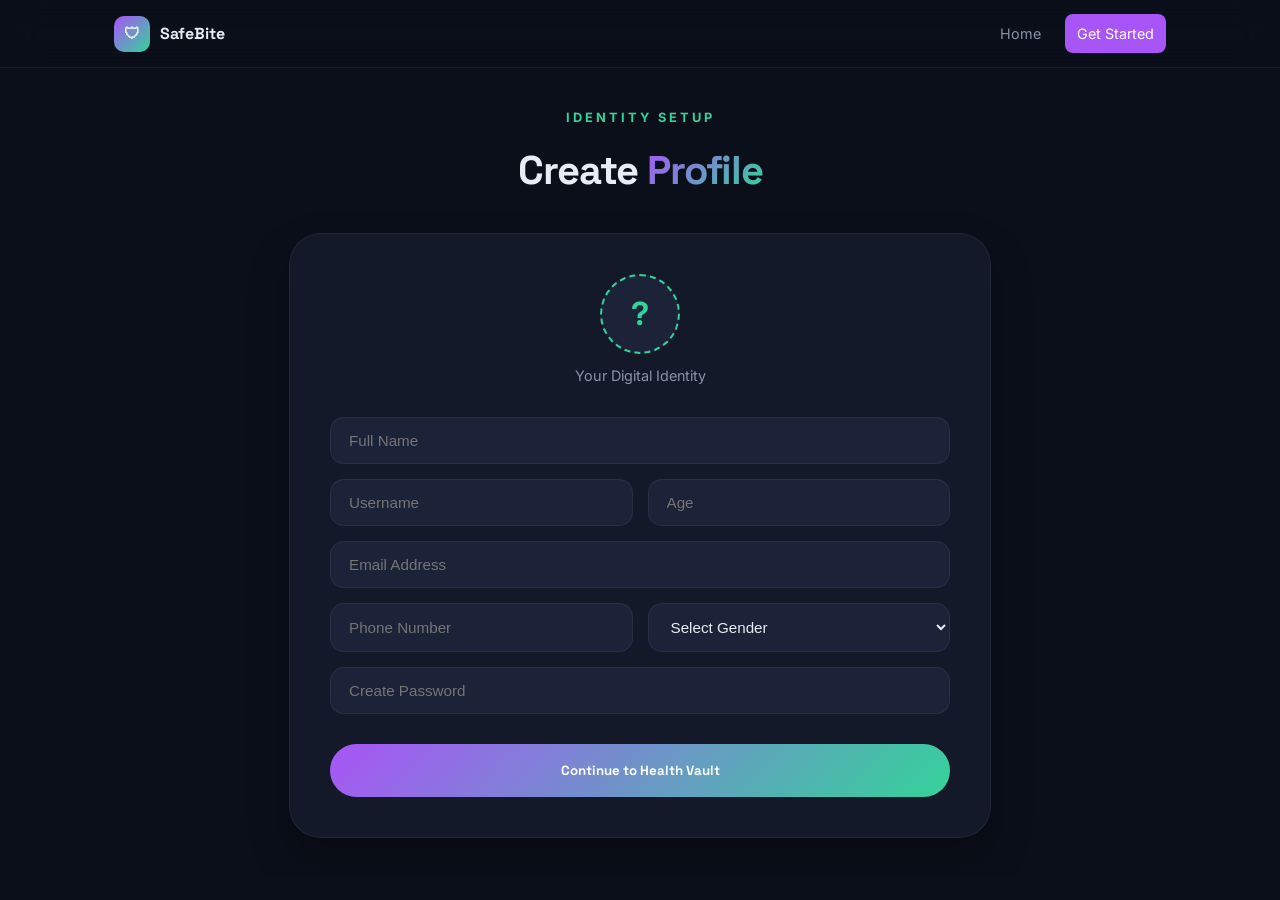
<file: get-started.html>
<!DOCTYPE html>
<html lang="en">
<head>
    <meta charset="UTF-8">
    <meta name="viewport" content="width=device-width, initial-scale=1.0">
    <title>SafeBite — Setup Your Profile</title>
    <link href="https://fonts.googleapis.com/css2?family=Space+Grotesk:wght@400;500;600;700&family=Inter:wght@400;500;600&display=swap" rel="stylesheet">
    <style>
        *,*::before,*::after{box-sizing:border-box;margin:0;padding:0}
        :root{
            --bg:#0b0f1a; --surface:#141929; --surface2:#1c2238;
            --border:rgba(255,255,255,0.06); --text:#e8ecf4; --text2:#8892a8;
            --accent:#a855f7; --accent-green:#34d399;
            --font-head:'Space Grotesk',sans-serif; --radius-lg: 32px;
        }
        body{font-family: 'Inter', sans-serif; background:var(--bg); color:var(--text); line-height: 1.6; min-height: 100vh; overflow-x: hidden;}

        /* --- شاشة التحميل والنجاح --- */
        #global-loader {
            position: fixed; top: 0; left: 0; width: 100%; height: 100%;
            background: var(--bg); z-index: 9999; display: none;
            flex-direction: column; align-items: center; justify-content: center;
        }
        .spinner {
            width: 60px; height: 60px; border: 4px solid rgba(52, 211, 153, 0.1);
            border-top: 4px solid var(--accent-green); border-radius: 50%;
            animation: spin 1s linear infinite; margin-bottom: 20px;
        }
        @keyframes spin { 0% { transform: rotate(0deg); } 100% { transform: rotate(360deg); } }

        #success-view { display: none; text-align: center; animation: popIn 0.6s cubic-bezier(0.17, 0.89, 0.32, 1.49); }
        @keyframes popIn { from { transform: scale(0.5); opacity: 0; } to { transform: scale(1); opacity: 1; } }

        .success-icon { font-size: 80px; margin-bottom: 20px; display: block; }

        /* Navigation */
        .nav{position:sticky;top:0;z-index:100;backdrop-filter:blur(20px);background:rgba(11,15,26,0.8);border-bottom:1px solid var(--border)}
        .nav-inner{max-width:1100px;margin:0 auto;display:flex;align-items:center;justify-content:space-between;padding:14px 24px}
        .logo{display:flex;align-items:center;gap:10px;text-decoration:none;color:var(--text); font-weight: 700; font-family: var(--font-head);}
        .logo-dot{width:36px;height:36px;border-radius:10px;background:linear-gradient(135deg,var(--accent),var(--accent-green));display:flex;align-items:center;justify-content:center;}
        .nav-links{display:flex; gap:12px; align-items: center;}
        .nav-link{color:var(--text2); text-decoration:none; font-size: 0.9rem; transition: 0.3s; padding: 8px 12px; border-radius: 8px;}
        .nav-link:hover{color:var(--accent-green); background: rgba(255,255,255,0.03);}

        /* User Badge */
        #authSection { display: flex; align-items: center; gap: 12px; }
        .user-badge {
            display: flex; align-items: center; gap: 8px;
            background: var(--surface2); padding: 5px 15px;
            border-radius: 99px; border: 1px solid var(--border);
            text-decoration: none; color: var(--text); transition: 0.3s;
        }
        .user-badge:hover { border-color: var(--accent-green); }
        .user-avatar {
            width: 24px; height: 24px; background: var(--accent-green);
            color: var(--bg); border-radius: 50%; display: flex;
            align-items: center; justify-content: center;
            font-weight: 700; font-size: 0.75rem;
        }
        .logout-small { color: #fca5a5; font-size: 0.8rem; cursor: pointer; text-decoration: underline; background: none; border: none; }

        /* Layout Content */
        .setup-section{padding:40px 24px; max-width:750px; margin:0 auto;}
        .card{background: var(--surface); padding: 40px; border-radius: var(--radius-lg); border: 1px solid var(--border); box-shadow: 0 20px 40px rgba(0,0,0,0.3);}
        .section-label{color: var(--accent-green); text-transform: uppercase; font-size: 0.8rem; letter-spacing: 3px; font-weight: 700; margin-bottom: 10px; display: block; text-align: center;}
        .title-h1{font-family: var(--font-head); font-size: 2.5rem; text-align: center; margin-bottom: 30px; letter-spacing: -1px;}
        .title-h1 span{background:linear-gradient(135deg,var(--accent),var(--accent-green));-webkit-background-clip:text;-webkit-text-fill-color:transparent}

        /* Profile Preview */
        .profile-preview{text-align: center; margin-bottom: 30px;}
        .avatar-circle{
            width: 80px; height: 80px; background: var(--surface2);
            border: 2px dashed var(--accent-green); border-radius: 50%;
            margin: 0 auto 10px; display: flex; align-items: center; justify-content: center;
            font-size: 2rem; font-weight: 700; color: var(--accent-green); transition: 0.4s;
        }

        /* Form Controls */
        .input{ width:100%; padding:14px 18px; border-radius:14px; border: 1px solid var(--border); background:var(--surface2); color:var(--text); font-size: 0.95rem; outline:none; transition: 0.3s; margin-bottom: 15px; }
        .grid-2 { display: grid; grid-template-columns: 1fr 1fr; gap: 15px; }
        .options-grid { display: grid; grid-template-columns: repeat(auto-fit, minmax(140px, 1fr)); gap: 12px; margin: 15px 0; }
        .opt-box { background: var(--surface2); border: 1px solid var(--border); padding: 15px; border-radius: 16px; cursor: pointer; text-align: left; transition: 0.3s; color: var(--text2); display: flex; flex-direction: column; gap: 4px;}
        .opt-box strong { font-size: 0.9rem; color: var(--text); }
        .opt-box small { font-size: 0.75rem; opacity: 0.7; }
        .opt-box.selected { border-color: var(--accent-green); background: rgba(52, 211, 153, 0.1); color: var(--accent-green); }
        .opt-box.selected strong { color: var(--accent-green); }

        .cta-btn{ width: 100%; padding:18px; border-radius:999px; border:none; background:linear-gradient(135deg, var(--accent), var(--accent-green)); color:#fff; font-weight:700; cursor:pointer; transition: 0.3s; font-family: var(--font-head); margin-top: 15px;}
        .btn-back { width:100%; background: transparent; color: var(--text2); border: 1px solid var(--border); padding: 12px; border-radius: 999px; cursor: pointer; margin-top: 10px; }

        .progress-bar { height: 6px; background: var(--bg); border-radius: 10px; margin-bottom: 30px; overflow: hidden; }
        .progress-fill { height: 100%; background: var(--accent-green); width: 20%; transition: 0.5s; }

        #page1, #page2 { display: none; }
        .step { display: none; }
        .active-view, .step.active { display: block !important; animation: fadeIn 0.4s ease; }
        @keyframes fadeIn { from { opacity: 0; transform: translateY(10px); } to { opacity: 1; transform: translateY(0); } }
        h3 { margin-bottom: 10px; font-family: var(--font-head); }
    </style>

<meta name="viewport" content="width=device-width, initial-scale=1.0">
<link rel="stylesheet" href="mobile.css">

</head>
<body>
    <div id="global-loader">
        <div id="loader-content" style="text-align: center;">
            <div class="spinner"></div>
            <h2 id="loader-text" style="font-family: var(--font-head); letter-spacing: 1px;">Encrypting Health Vault...</h2>
        </div>
        <div id="success-view">
            <span class="success-icon">🛡️</span>
            <h1 style="font-family: var(--font-head); font-size: 2.5rem; margin-bottom: 10px;">SafeBite Activated!</h1>
            <p style="color: var(--text2);">Your profile has been secured successfully.</p>
        </div>
    </div>

    <nav class="nav">
        <div class="nav-inner">
            <a href="index.html" class="logo"><div class="logo-dot">🛡</div><span>SafeBite</span></a>
            <div class="nav-links">
                <a href="index.html" class="nav-link">Home</a>
                <div id="authSection">
                    <a href="get-started.html" class="nav-link" style="background:var(--accent); color:#fff; border-radius: 8px;">Get Started</a>
                </div>
            </div>
        </div>
    </nav>

    <section class="setup-section">
        <div id="page1" class="active-view">
            <span class="section-label">Identity Setup</span>
            <h1 class="title-h1">Create <span>Profile</span></h1>
            <div class="card">
                <div class="profile-preview">
                    <div id="preview-avatar" class="avatar-circle">?</div>
                    <p id="preview-name" style="color:var(--text2); font-size:0.9rem;">Your Digital Identity</p>
                </div>

                <input class="input" id="fullname" placeholder="Full Name">
                <div class="grid-2">
                    <input class="input" id="username" placeholder="Username">
                    <input class="input" id="age" type="number" placeholder="Age">
                </div>
                <input class="input" id="email" type="email" placeholder="Email Address">
                <div class="grid-2">
                    <input class="input" id="phone" placeholder="Phone Number">
                    <select class="input" id="gender">
                        <option value="" disabled selected>Select Gender</option>
                        <option value="Male">Male</option>
                        <option value="Female">Female</option>
                    </select>
                </div>
                <input class="input" id="password" type="password" placeholder="Create Password">
                <button class="cta-btn" onclick="showHealthVault()">Continue to Health Vault</button>
            </div>
        </div>

        <div id="page2">
            <span class="section-label" id="step-label">Step 01 / 05</span>
            <h1 class="title-h1">Health <span>Vault</span></h1>
            <div class="card">
                <div class="progress-bar"><div class="progress-fill" id="progress"></div></div>

                <div class="step active" id="step1">
                    <h3>🧬 Select Allergies</h3>
                    <div class="options-grid" id="allergy-options">
                       <div class="opt-box"><strong>Dairy</strong><small>Milk, Cheese, Casein & Ghee</small></div>
                       <div class="opt-box"><strong>Gluten</strong><small>Wheat, Barley, Rye & Oats</small></div>
                       <div class="opt-box"><strong>Peanuts</strong><small>Peanut Butter & Arachis oil</small></div>
                       <div class="opt-box"><strong>Tree Nuts</strong><small>Almonds, Cashews, Walnuts & Pistachios</small></div>
                       <div class="opt-box"><strong>Eggs</strong><small>Whites, Yolks & Mayonnaise</small></div>
                       <div class="opt-box"><strong>Soy</strong><small>Tofu, Soy Lecithin & Soya oil</small></div>
                       <div class="opt-box"><strong>Fish</strong><small>Tuna, Salmon & Fish Sauce</small></div>
                       <div class="opt-box"><strong>Shellfish</strong><small>Shrimp, Crab & Lobster</small></div>
                       <div class="opt-box"><strong>Seeds</strong><small>Sesame, Tahini & Chia seeds</small></div>
                       <div class="opt-box"><strong>Legumes</strong><small>Lentils, Chickpeas & Beans</small></div>
                       <div class="opt-box"><strong>Mustard</strong><small>Mustard seeds, Powder & Sauces</small></div>
                       <div class="opt-box"><strong>Sulphites</strong><small>Dried fruits, Vinegar & Wine</small></div>
                       <div class="opt-box"><strong>Celery</strong><small>Stalks, Seeds & Celery Salt</small></div>
                       <div class="opt-box"><strong>Corn</strong><small>Corn Syrup, Starch & Maize</small></div>
                    </div>
                    <button class="cta-btn" onclick="nextStep(2)">Next Step</button>
                </div>

                <div class="step" id="step2">
                    <h3>⚠️ Severity & Symptoms</h3>
                    <div class="options-grid" id="severity-options">
                        <div class="opt-box"><strong>Mild</strong><small>Minor itching or rash</small></div>
                        <div class="opt-box"><strong>Moderate</strong><small>Hives or nausea</small></div>
                        <div class="opt-box"><strong>Severe</strong><small>Anaphylaxis risk</small></div>
                    </div>
                    <h3 style="margin-top:20px;">Common Symptoms</h3>
                    <div class="options-grid" id="symptom-options">
                        <div class="opt-box"><strong>Skin</strong><small>Rashes or hives</small></div>
                        <div class="opt-box"><strong>Breathing</strong><small>Shortness of breath</small></div>
                        <div class="opt-box"><strong>Digestive</strong><small>Stomach pain/nausea</small></div>
                    </div>
                    <button class="cta-btn" onclick="nextStep(3)">Next Step</button>
                    <button class="btn-back" onclick="nextStep(1)">Back</button>
                </div>

                <div class="step" id="step3">
                    <h3>🥗 Dietary Lifestyle</h3>
                    <div class="options-grid" id="diet-options">
                        <div class="opt-box"><strong>Vegan</strong><small>No animal products</small></div>
                        <div class="opt-box"><strong>Vegetarian</strong><small>Plant-based + Dairy</small></div>
                        <div class="opt-box"><strong>Halal</strong><small>Islamic standards</small></div>
                        <div class="opt-box"><strong>Low Sugar</strong><small>Diabetic friendly</small></div>
                    </div>
                    <textarea class="input" id="other_diet_notes" placeholder="Notes (e.g. Avoid E120)..." rows="2" style="margin-top:15px;"></textarea>
                    <button class="cta-btn" onclick="nextStep(4)">Next Step</button>
                    <button class="btn-back" onclick="nextStep(2)">Back</button>
                </div>

                <div class="step" id="step4">
                    <h3>🛡️ Risk Management</h3>
                    <div class="options-grid" id="risk-options">
                        <div class="opt-box"><strong>Label Checker</strong><small>Always scan items</small></div>
                        <div class="opt-box"><strong>EpiPen User</strong><small>Carry emergency meds</small></div>
                        <div class="opt-box"><strong>Staff Alert</strong><small>Ask at restaurants</small></div>
                    </div>
                    <button class="cta-btn" onclick="nextStep(5)">Next Step</button>
                    <button class="btn-back" onclick="nextStep(3)">Back</button>
                </div>

                <div class="step" id="step5">
                    <h3>🛡️ Activate SafeBite</h3>
                    <p style="text-align:center; color:var(--text2); margin-bottom: 20px;">Your health data is now encrypted. Ready to scan your first product?</p>
                    <button class="cta-btn" id="finish-btn" onclick="activateSafeBite()">Secure My Account 🛡️</button>
                    <button class="btn-back" onclick="nextStep(4)">Back</button>
                </div>
            </div>
        </div>
    </section>

<script>
const API_BASE = "http://127.0.0.1:8000";
    function logout() { localStorage.clear(); window.location.href = "index.html"; }

    document.addEventListener('DOMContentLoaded', () => {
        const token = localStorage.getItem('token');
        const userStr = localStorage.getItem('user');
        if (token && userStr) {
            const user = JSON.parse(userStr);
            const initial = user.username ? user.username.charAt(0).toUpperCase() : "U";
            document.getElementById('authSection').innerHTML = `
                <a href="profile.html" class="user-badge">
                    <div class="user-avatar">${initial}</div>
                    <span>${user.username}</span>
                </a>
                <button onclick="logout()" class="logout-small">Logout</button>`;
        }
    });

    document.getElementById('fullname').addEventListener('input', function(e) {
        const val = e.target.value.trim();
        const avatar = document.getElementById('preview-avatar');
        if(val !== "") {
            avatar.innerText = val.charAt(0).toUpperCase();
            avatar.style.background = "linear-gradient(135deg, var(--accent), var(--accent-green))";
            avatar.style.color = "#fff"; avatar.style.borderStyle = "solid";
        } else {
            avatar.innerText = "?"; avatar.style.background = "var(--surface2)"; avatar.style.borderStyle = "dashed";
        }
    });

    function showHealthVault() {
        document.getElementById('page1').classList.remove('active-view');
        document.getElementById('page2').classList.add('active-view');
    }

    function nextStep(n) {
        document.querySelectorAll('.step').forEach(s => s.classList.remove('active'));
        document.getElementById('step' + n).classList.add('active');
        document.getElementById('progress').style.width = (n * 20) + '%';
        document.getElementById('step-label').innerText = `Step 0${n} / 05`;
    }

    document.querySelectorAll('.opt-box').forEach(box => {
        box.addEventListener('click', function() {
            if(this.parentElement.id === 'severity-options') {
                this.parentElement.querySelectorAll('.opt-box').forEach(b => b.classList.remove('selected'));
            }
            this.classList.toggle('selected');
        });
    });

    async function activateSafeBite() {
        const loader = document.getElementById('global-loader');
        const loaderContent = document.getElementById('loader-content');
        const successView = document.getElementById('success-view');

        loader.style.display = 'flex';
        loaderContent.style.display = 'block';
        successView.style.display = 'none';

        const getSelections = (id) => Array.from(document.querySelectorAll(`${id} .selected strong`)).map(el => el.innerText);

        const payload = {
            username: document.getElementById('username').value,
            password: document.getElementById('password').value,
            email: document.getElementById('email').value,
            full_name: document.getElementById('fullname').value,
            age: parseInt(document.getElementById('age').value) || 0,
            severity_level: getSelections('#severity-options')[0] || "None",
            reaction_symptoms: getSelections('#symptom-options').join(', '),
            dietary_lifestyle: getSelections('#diet-options').join(', '),
            risk_management: getSelections('#risk-options').join(', '),
            allergies: getSelections('#allergy-options')
        };

        // استخلاص البيانات الإضافية التي لم تكن تظهر
        const phoneValue = document.getElementById('phone').value;
        const genderValue = document.getElementById('gender').value;

        try {
            const res = await fetch(`${API_BASE}/auth/signup`, {
                method: "POST",
                headers: { "Content-Type": "application/json" },
                body: JSON.stringify(payload)
            });

            if (res.ok) {
                const data = await res.json();

                // تنظيف وتخزين البيانات للمزامنة الفورية
                localStorage.clear();

                if(data.access_token) {
                    localStorage.setItem('token', data.access_token);
                }

                // البيانات التي يحتاجها ملف المزامنة العالمي (Global Logic)
                localStorage.setItem('user_full_name', payload.full_name);
                localStorage.setItem('user_allergies', JSON.stringify(payload.allergies));

                // تخزين كائن المستخدم الكامل ليشمل (الجندر والفون) للبروفايل
                localStorage.setItem('user', JSON.stringify({
                    username: payload.username,
                    full_name: payload.full_name,
                    email: payload.email,
                    phone: phoneValue,
                    gender: genderValue,
                    age: payload.age
                }));

                loaderContent.style.display = 'none';
                successView.style.display = 'block';

                setTimeout(() => {
                    window.location.href = "profile.html";
                }, 2500);
            } else {
                loader.style.display = 'none';
                const err = await res.json();
                alert("Error: " + (err.detail || "Signup failed"));
            }
        } catch (err) {
            loader.style.display = 'none';
            alert("Connection error. Check your backend.");
        }
    }
</script>
</body>
</html>
</file>
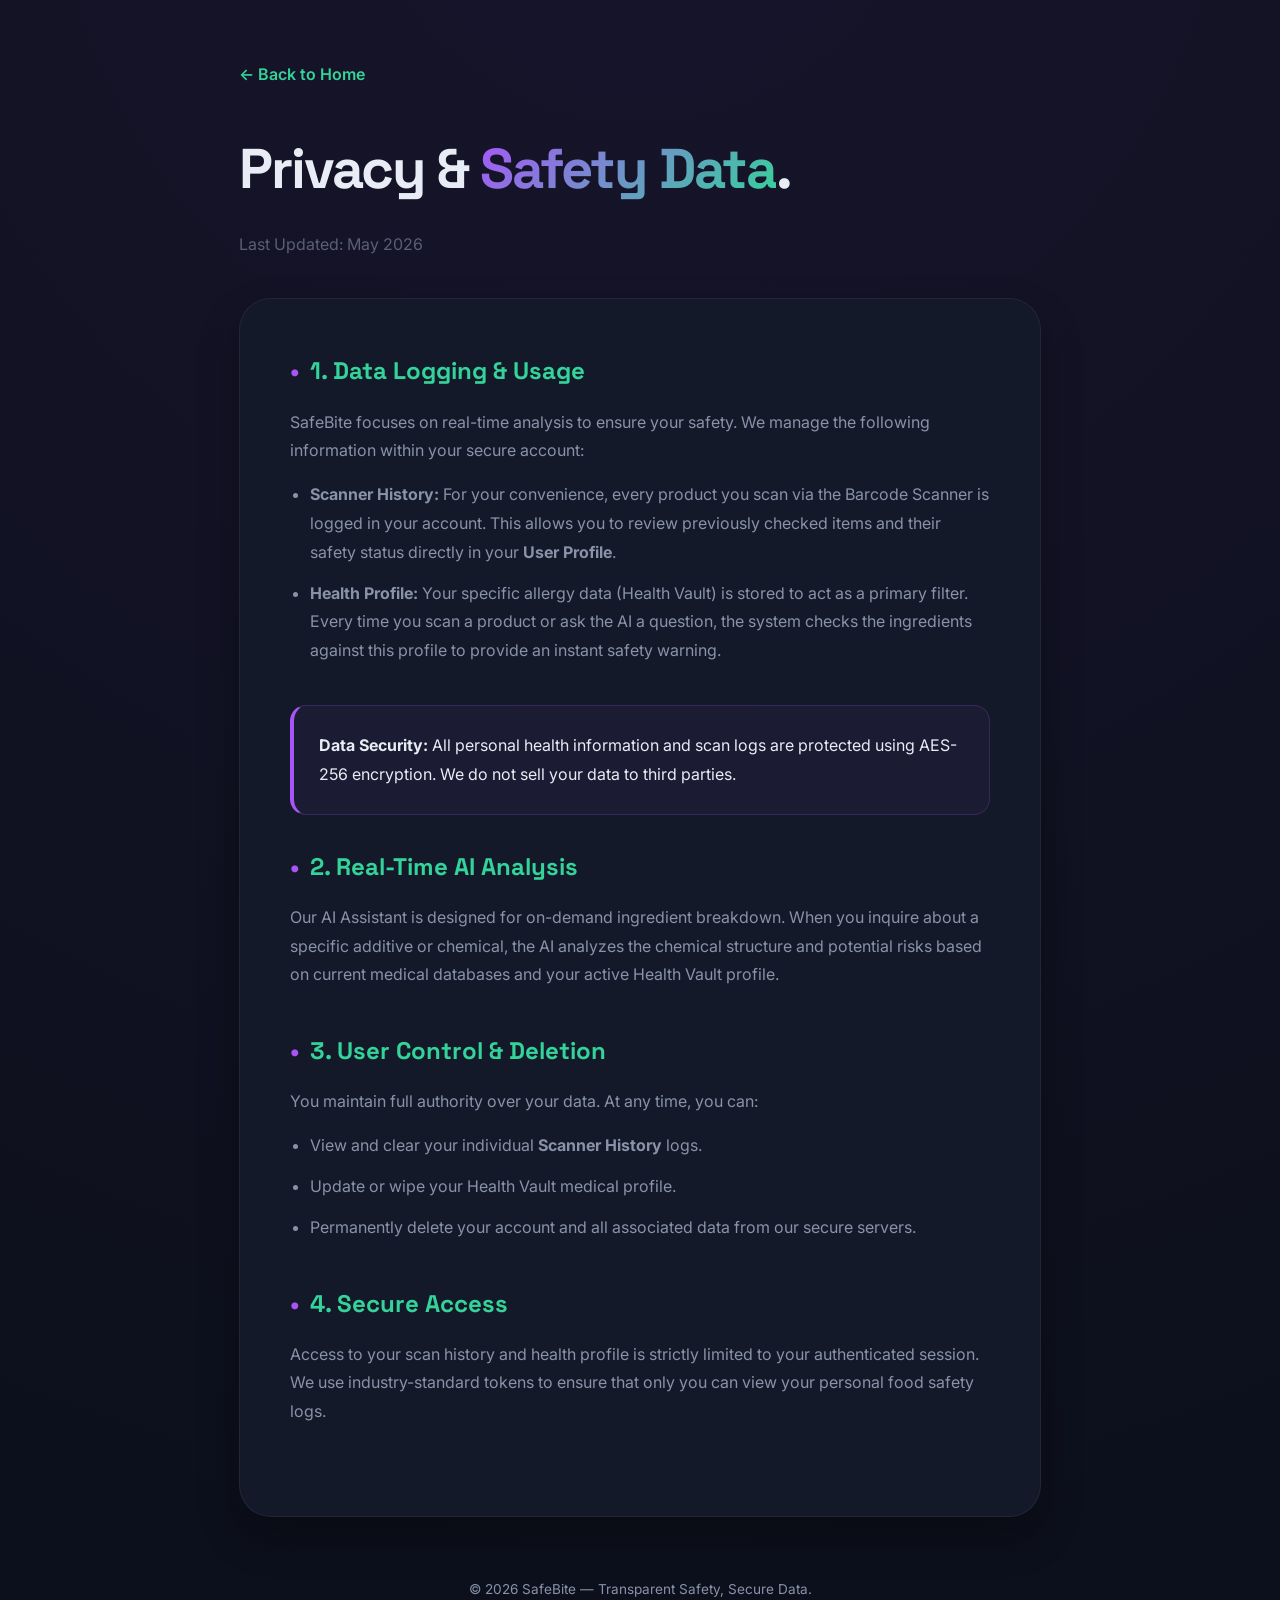
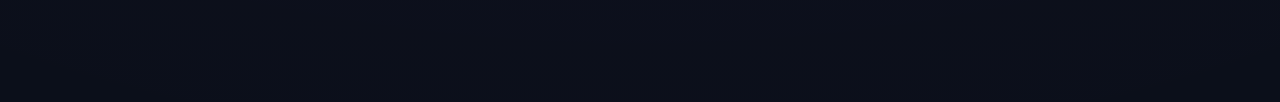
<file: privacy.html>
<!DOCTYPE html>
<html lang="en">
<head>
    <meta charset="UTF-8">
    <meta name="viewport" content="width=device-width, initial-scale=1.0">
    <title>Privacy Policy — SafeBite</title>
    <link href="https://fonts.googleapis.com/css2?family=Space+Grotesk:wght@400;500;600;700&family=Inter:wght@400;500;600&display=swap" rel="stylesheet">
    <style>
        *,*::before,*::after{box-sizing:border-box;margin:0;padding:0}
        :root{
            --bg:#0b0f1a; --surface:#141929; --border:rgba(255,255,255,0.06);
            --text:#e8ecf4; --text2:#8892a8; --accent:#a855f7;
            --accent-green:#34d399; --font-head:'Space Grotesk',sans-serif;
        }
        body{font-family: 'Inter', sans-serif; background:var(--bg); color:var(--text); line-height: 1.8; background-image: radial-gradient(circle at 50% -10%, rgba(168, 85, 247, 0.08), transparent);}
        .container{max-width: 850px; margin: 0 auto; padding: 60px 24px;}
        .back-home{display: inline-flex; align-items: center; text-decoration: none; color: var(--accent-green); font-weight: 600; margin-bottom: 30px; transition: 0.3s;}
        .back-home:hover{transform: translateX(-5px);}
        h1{font-family: var(--font-head); font-size: 3.5rem; margin-bottom: 10px; letter-spacing: -2px;}
        h1 span{background:linear-gradient(135deg,var(--accent),var(--accent-green));-webkit-background-clip:text;-webkit-text-fill-color:transparent}
        .policy-card{background: var(--surface); border: 1px solid var(--border); padding: 50px; border-radius: 32px; box-shadow: 0 20px 40px rgba(0,0,0,0.3);}
        .policy-section{margin-bottom: 40px;}
        .policy-section h2{color: var(--accent-green); font-family: var(--font-head); margin-bottom: 15px; font-size: 1.5rem; display: flex; align-items: center; gap: 10px;}
        .policy-section h2::before { content: "•"; color: var(--accent); }
        .policy-section p, .policy-section li{color: var(--text2); font-size: 1rem;}
        .policy-section ul{padding-left: 20px; margin: 15px 0;}
        .policy-section li{margin-bottom: 12px;}
        .highlight-box{background: rgba(168, 85, 247, 0.05); border: 1px solid rgba(168, 85, 247, 0.2); border-left: 4px solid var(--accent); padding: 25px; border-radius: 16px; margin: 30px 0;}
        footer { text-align: center; margin-top: 60px; color: var(--text2); font-size: 0.85rem; padding-bottom: 40px; }
    </style>

<meta name="viewport" content="width=device-width, initial-scale=1.0">
<link rel="stylesheet" href="mobile.css">

</head>
<body>
    <div class="container">
        <a href="index.html" class="back-home">← Back to Home</a>
        <h1>Privacy & <span>Safety Data</span>.</h1>
        <span style="color: var(--text2); opacity: 0.6; display: block; margin-bottom: 40px;">Last Updated: May 2026</span>

        <div class="policy-card">
            <div class="policy-section">
                <h2>1. Data Logging & Usage</h2>
                <p>SafeBite focuses on real-time analysis to ensure your safety. We manage the following information within your secure account:</p>
                <ul>
                    <li><strong>Scanner History:</strong> For your convenience, every product you scan via the Barcode Scanner is logged in your account. This allows you to review previously checked items and their safety status directly in your <strong>User Profile</strong>.</li>
                    <li><strong>Health Profile:</strong> Your specific allergy data (Health Vault) is stored to act as a primary filter. Every time you scan a product or ask the AI a question, the system checks the ingredients against this profile to provide an instant safety warning.</li>
                </ul>
            </div>

            <div class="highlight-box">
                <strong>Data Security:</strong> All personal health information and scan logs are protected using AES-256 encryption. We do not sell your data to third parties.
            </div>

            <div class="policy-section">
                <h2>2. Real-Time AI Analysis</h2>
                <p>Our AI Assistant is designed for on-demand ingredient breakdown. When you inquire about a specific additive or chemical, the AI analyzes the chemical structure and potential risks based on current medical databases and your active Health Vault profile.</p>
            </div>

            <div class="policy-section">
                <h2>3. User Control & Deletion</h2>
                <p>You maintain full authority over your data. At any time, you can:</p>
                <ul>
                    <li>View and clear your individual <strong>Scanner History</strong> logs.</li>
                    <li>Update or wipe your Health Vault medical profile.</li>
                    <li>Permanently delete your account and all associated data from our secure servers.</li>
                </ul>
            </div>

            <div class="policy-section">
                <h2>4. Secure Access</h2>
                <p>Access to your scan history and health profile is strictly limited to your authenticated session. We use industry-standard tokens to ensure that only you can view your personal food safety logs.</p>
            </div>
        </div>

        <footer>
            <p>&copy; 2026 SafeBite  — Transparent Safety, Secure Data.</p>
        </footer>
    </div>
</body>
</html>
</file>
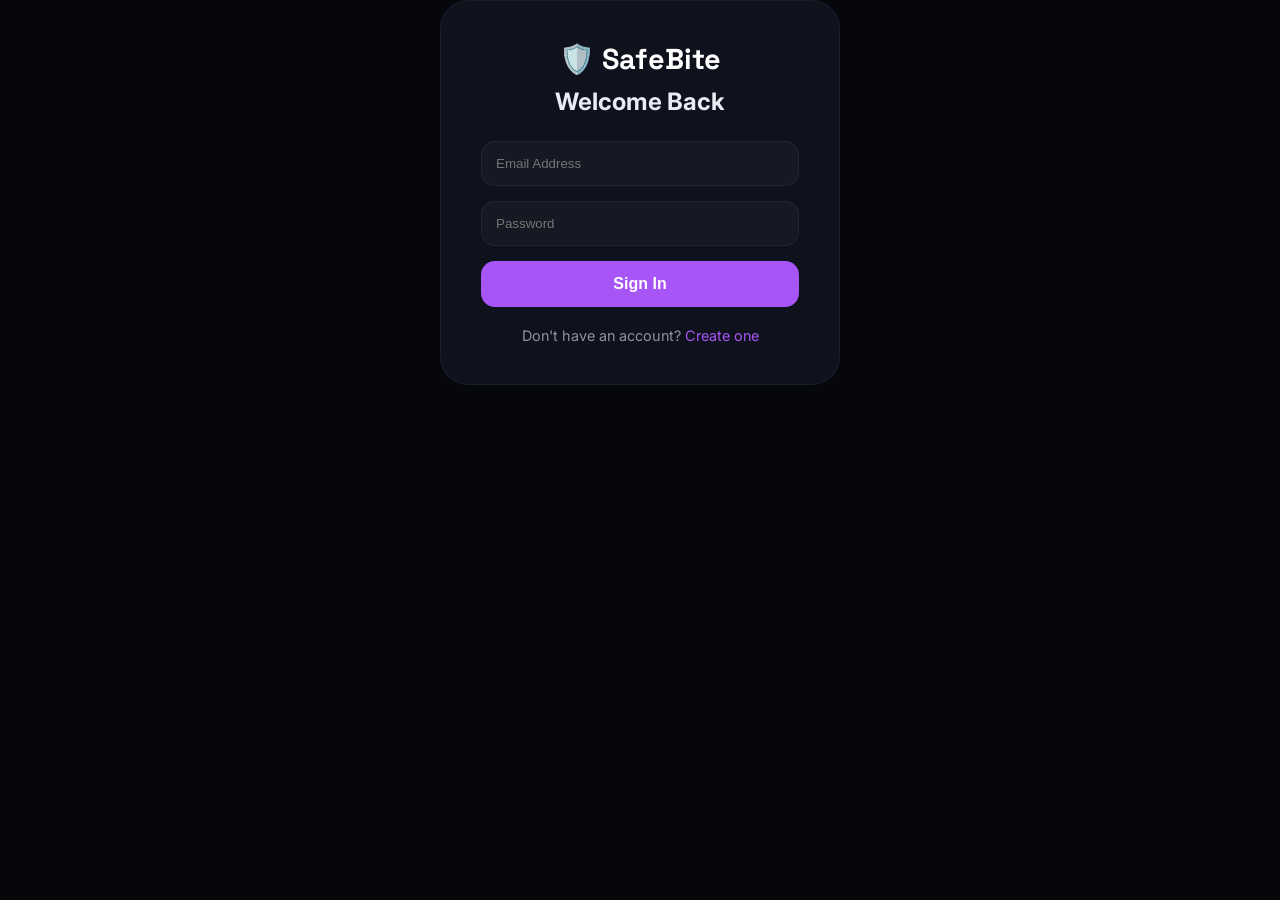
<file: profile.html>
<!DOCTYPE html>
<html lang="en">
<head>
    <meta charset="UTF-8">
    <meta name="viewport" content="width=device-width, initial-scale=1.0">
    <title>SafeBite — Comprehensive Profile</title>
    <link href="https://fonts.googleapis.com/css2?family=Space+Grotesk:wght@400;600;700&family=Inter:wght@400;500;600&display=swap" rel="stylesheet">
    <style>
        *,*::before,*::after{box-sizing:border-box;margin:0;padding:0}
        :root{
            --bg:#05070a; --surface:#0f121d; --surface2:#161b2c;
            --border:rgba(255,255,255,0.08); --text:#e8ecf4; --text2:#8b949e;
            --accent:#a855f7; --accent-green:#34d399; --red:#ff4d4d;
            --font-head:'Space Grotesk',sans-serif;
        }
        body{font-family:'Inter',sans-serif;background:var(--bg);color:var(--text);line-height:1.6;overflow-x:hidden;}

        /* --- شريط التنقل المبسط --- */
        .nav{position:sticky;top:0;z-index:100;backdrop-filter:blur(15px);background:rgba(5,7,10,0.8);border-bottom:1px solid var(--border)}
        .nav-inner{max-width:1200px;margin:0 auto;display:flex;align-items:center;justify-content:space-between;padding:14px 24px}

        .logo{display:flex;align-items:center;gap:12px;text-decoration:none;color:#fff;font-weight:700;font-size:1.3rem;font-family:var(--font-head);}
        .logo-box{width:40px;height:40px;background:linear-gradient(135deg,var(--accent),var(--accent-green));border-radius:12px;display:flex;align-items:center;justify-content:center;box-shadow:0 4px 15px rgba(168,85,247,0.2);}

        .nav-links{display:flex;gap:25px;align-items:center;}
        .nav-link{color:var(--text2);text-decoration:none;font-size:0.9rem;font-weight:500;transition:0.3s;}
        .nav-link:hover{color:var(--accent-green);}

        /* --- تصميم المحتوى --- */
        .main{max-width:1200px;margin:30px auto;padding:0 24px;}
        .profile-hero{display:flex; justify-content:space-between; align-items:center; background:linear-gradient(to right, #0f121d, #161b2c); padding:40px; border-radius:32px; border:1px solid var(--border); margin-bottom:24px;}
        .user-info h1{font-family:var(--font-head); font-size:2.2rem; margin-bottom:5px;}

        .grid-container{display:grid; grid-template-columns: 1fr 380px; gap:24px;}
        @media(max-width:950px){.grid-container{grid-template-columns:1fr;}}

        .card{background:var(--surface); border-radius:24px; border:1px solid var(--border); padding:24px; margin-bottom:24px;}
        .card-header{display:flex; align-items:center; gap:12px; margin-bottom:20px; border-bottom:1px solid var(--border); padding-bottom:15px;}
        .card-header h3{font-family:var(--font-head); font-size:1.1rem; color:var(--accent-green); display:flex; align-items:center; gap:10px;}

        .info-item{display:flex; justify-content:space-between; align-items:flex-start; padding:14px 0; border-bottom:1px solid rgba(255,255,255,0.03); flex-wrap: wrap;}
        .label{color:var(--text2); font-size:0.9rem; min-width: 150px;}
        .val{font-weight:500; color:var(--text); text-align:right; flex: 1;}

        .tag-group{display:flex; flex-wrap:wrap; gap:8px; margin-top:10px;}
        .tag-red{padding:6px 14px; border-radius:10px; font-size:0.8rem; font-weight:600; background:rgba(255,77,77,0.1); border:1px solid var(--red); color:var(--red);}

        .scan-item{background:rgba(255,255,255,0.02); border:1px solid var(--border); border-radius:16px; padding:15px; margin-bottom:12px; display:flex; justify-content:space-between; align-items:center;}
        .status-safe{color:var(--accent-green); font-weight:700; font-size:0.75rem;}
        .status-danger{color:var(--red); font-weight:700; font-size:0.75rem;}

        .btn-logout{width:100%; padding:14px; background:transparent; border:1px solid var(--red); color:var(--red); border-radius:14px; cursor:pointer; font-weight:600; margin-top:20px;}
        .btn-edit{background:var(--accent); color:white; border:none; padding:10px 20px; border-radius:12px; font-weight:600; cursor:pointer; font-family:var(--font-head); transition: 0.3s;}

        /* Modal */
        .modal-overlay { position: fixed; top: 0; left: 0; width: 100%; height: 100%; background: rgba(0,0,0,0.85); backdrop-filter: blur(10px); display: none; justify-content: center; align-items: center; z-index: 1000; }
        .modal-content { background: var(--surface2); width: 90%; max-width: 600px; max-height: 90vh; border-radius: 28px; border: 1px solid var(--border); padding: 30px; overflow-y: auto; }
        .form-grid { display: grid; grid-template-columns: 1fr 1fr; gap: 15px; }
        .form-group { margin-bottom: 15px; display: flex; flex-direction: column; }
        .form-group label { font-size: 0.8rem; color: var(--text2); margin-bottom: 5px; font-weight: 600; }
        .form-group input, .form-group select, .form-group textarea { background: var(--bg); border: 1px solid var(--border); border-radius: 12px; padding: 12px; color: white; outline: none; font-family: inherit; }

        .btn-save {
            background: var(--accent-green); color: #05070a; border: none; padding: 15px;
            border-radius: 14px; font-weight: 800; cursor: pointer; width: 100%;
            margin-top: 10px; display: flex; align-items: center; justify-content: center; gap: 10px;
            transition: 0.3s;
        }
        .btn-save:disabled { opacity: 0.7; cursor: not-allowed; }

        .spinner {
            width: 18px; height: 18px; border: 3px solid rgba(0,0,0,0.2);
            border-top: 3px solid #000; border-radius: 50%;
            animation: spin 0.8s linear infinite; display: none;
        }
        @keyframes spin { 0% { transform: rotate(0deg); } 100% { transform: rotate(360deg); } }
    </style>

<meta name="viewport" content="width=device-width, initial-scale=1.0">
<link rel="stylesheet" href="mobile.css">

</head>
<body>

<div id="editModal" class="modal-overlay">
    <div class="modal-content">
        <div style="display:flex; justify-content:space-between; align-items:center; margin-bottom:25px; border-bottom:1px solid var(--border); padding-bottom:15px;">
            <h2 style="font-family:'Space Grotesk';">Edit Profile Details</h2>
            <button onclick="closeEditModal()" style="color:var(--text2); font-size:1.5rem; cursor:pointer; border:none; background:none;">✕</button>
        </div>
        <form id="editForm">
            <div class="form-grid">
                <div class="form-group"><label>Full Name</label><input type="text" id="edit-fullname" required></div>
                <div class="form-group"><label>Age</label><input type="number" id="edit-age"></div>
                <div class="form-group"><label>Gender</label><select id="edit-gender"><option value="Male">Male</option><option value="Female">Female</option></select></div>
                <div class="form-group"><label>Phone Number</label><input type="text" id="edit-phone"></div>
            </div>
            <div class="form-group"><label>Severity Level</label><select id="edit-severity"><option value="Low">Low</option><option value="Moderate">Moderate</option><option value="High">High</option><option value="Severe">Severe</option></select></div>
            <div class="form-group"><label>Reaction Symptoms</label><textarea id="edit-symptoms" rows="2"></textarea></div>
            <div class="form-group"><label>Dietary Lifestyle</label><input type="text" id="edit-diet"></div>
            <div class="form-group"><label>Risk Management Habits</label><input type="text" id="edit-risk"></div>

            <button type="submit" class="btn-save" id="saveBtn">
                <span class="spinner" id="saveSpinner"></span>
                <span id="saveText">SAVE CHANGES</span>
            </button>
        </form>
    </div>
</div>

<nav class="nav">
    <div class="nav-inner">
        <a href="index.html" class="logo">
            <div class="logo-box">
                <svg width="22" height="22" viewBox="0 0 24 24" fill="none" stroke="currentColor" stroke-width="2.5" stroke-linecap="round" stroke-linejoin="round" style="color: white;">
                    <path d="M12 22s8-4 8-10V5l-8-3-8 3v7c0 6 8 10 8 10z"></path>
                </svg>
            </div>
            <span>SafeBite</span>
        </a>
        <div class="nav-links">
            <a href="Scanner.html" class="nav-link">Scanner</a>
            <a href="allergy-guide.html" class="nav-link">Allergens</a>
            <a href="ai-assistant.html" class="nav-link">AI Assistant</a>
        </div>
    </div>
</nav>

<div class="main">
    <div class="profile-hero">
        <div class="user-info">
            <h1 id="p-name">SafeBite User</h1>
            <p id="p-email" style="color:var(--text2);">Loading...</p>
            <div style="margin-top: 15px;"><button class="btn-edit" onclick="openEditModal()">✏️ Edit Profile</button></div>
        </div>
        <div style="text-align:right;"><span id="p-username" style="color:var(--accent-green); font-weight:700; font-size:1.2rem;">@---</span></div>
    </div>

    <div class="grid-container">
        <div class="left-col">
            <div class="card">
                <div class="card-header"><h3>🕒 Scan History</h3></div>
                <div id="scan-history-list"><p style="color:var(--text2); font-size:0.85rem;">Checking history...</p></div>
            </div>

            <div class="card">
                <div class="card-header"><h3>Health Profile</h3></div>
                <div class="info-item" style="border:none;"><span class="label">Primary Allergies</span><div class="tag-group" id="allergy-tags">--</div></div>
                <div class="info-item"><span class="label">Severity Level</span><span class="val" id="d-severity" style="color:var(--red); font-weight:700;">--</span></div>
                <div class="info-item"><span class="label">Reaction Symptoms</span><span class="val" id="d-symptoms">--</span></div>
                <div class="info-item"><span class="label">Dietary Lifestyle</span><span class="val" id="d-diet">--</span></div>
                <div class="info-item"><span class="label">Risk Management Habits</span><span class="val" id="d-risk">--</span></div>
            </div>
        </div>

        <div class="right-col">
            <div class="card">
                <div class="card-header"><h3>👤 Account Details</h3></div>
                <div class="info-item"><span class="label">Age</span><span class="val" id="d-age">--</span></div>
                <div class="info-item"><span class="label">Gender</span><span class="val" id="d-gender">--</span></div>
                <div class="info-item"><span class="label">Phone</span><span class="val" id="d-phone">--</span></div>
                <div class="info-item"><span class="label">Joined On</span><span class="val" id="d-created">--</span></div>
            </div>
            <button class="btn-logout" onclick="logout()">Logout</button>
        </div>
    </div>
</div>

<script>
const API_BASE = "http://127.0.0.1:8000";
    let currentUserData = {};

    async function fetchProfile() {
        const token = localStorage.getItem("token");
        const cachedUserStr = localStorage.getItem("user");

        if(!token) { window.location.href = "Sign-In.html"; return; }

        if(cachedUserStr) {
            const cachedUser = JSON.parse(cachedUserStr);
            document.getElementById('d-gender').innerText = cachedUser.gender || "---";
            document.getElementById('d-phone').innerText = cachedUser.phone || "---";
        }

        try {
            const res = await fetch(`${API_BASE}/profile/me`, { headers: { 'Authorization': `Bearer ${token}` } });
            if (res.ok) {
                const u = await res.json();
                currentUserData = u;
                document.getElementById('p-name').innerText = u.full_name || "Member";
                document.getElementById('p-email').innerText = u.email;
                document.getElementById('p-username').innerText = "@" + u.username;
                document.getElementById('d-age').innerText = u.age ? u.age + " Years" : "---";

                // تحديث الجندر والفون من السيرفر (مع التأكد من المسميات الصحيحة في الـ API)
                // إذا كان السيرفر يرسلها كـ phone_number، نستخدمها
                document.getElementById('d-gender').innerText = u.gender || document.getElementById('d-gender').innerText;
                document.getElementById('d-phone').innerText = u.phone_number || u.phone || document.getElementById('d-phone').innerText;

                document.getElementById('d-created').innerText = u.created_at ? new Date(u.created_at).toLocaleDateString() : "---";
                document.getElementById('d-severity').innerText = u.severity_level || "Not Defined";
                document.getElementById('d-symptoms').innerText = u.reaction_symptoms || "None reported";
                document.getElementById('d-diet').innerText = u.dietary_lifestyle || "Standard";
                document.getElementById('d-risk').innerText = u.risk_management || "None reported";

                const allergyBox = document.getElementById('allergy-tags');
                if(u.allergies && u.allergies.length > 0) {
                    allergyBox.innerHTML = u.allergies.map(item => `<span class="tag-red">${item.allergy_type || "Allergy"}</span>`).join('');
                } else { allergyBox.innerHTML = "No allergies set."; }
            }

            const historyRes = await fetch(`${API_BASE}/scanner/history`, { headers: { 'Authorization': `Bearer ${token}` } });
            if (historyRes.ok) {
                const historyData = await historyRes.json();
                const scanContainer = document.getElementById('scan-history-list');
                if(historyData.length > 0) {
                    scanContainer.innerHTML = historyData.map(scan => `
                        <div class="scan-item">
                            <div><h4>${scan.product_name}</h4><small>${new Date(scan.scanned_at).toLocaleString()}</small></div>
                            <span class="${scan.result === 'SAFE' ? 'status-safe' : 'status-danger'}">${scan.result}</span>
                        </div>
                    `).join('');
                } else { scanContainer.innerHTML = "No scans yet."; }
            }
        } catch (e) { console.error(e); }
    }

    function openEditModal() {
        document.getElementById('editModal').style.display = 'flex';
        document.getElementById('edit-fullname').value = currentUserData.full_name || "";
        document.getElementById('edit-age').value = currentUserData.age || "";
        document.getElementById('edit-gender').value = currentUserData.gender || "Male";
        document.getElementById('edit-phone').value = currentUserData.phone_number || currentUserData.phone || "";
        document.getElementById('edit-severity').value = currentUserData.severity_level || "Low";
        document.getElementById('edit-symptoms').value = currentUserData.reaction_symptoms || "";
        document.getElementById('edit-diet').value = currentUserData.dietary_lifestyle || "";
        document.getElementById('edit-risk').value = currentUserData.risk_management || "";
    }

    function closeEditModal() { document.getElementById('editModal').style.display = 'none'; }

    document.getElementById('editForm').addEventListener('submit', async (e) => {
        e.preventDefault();

        const saveBtn = document.getElementById('saveBtn');
        const spinner = document.getElementById('saveSpinner');
        const saveText = document.getElementById('saveText');

        saveBtn.disabled = true;
        spinner.style.display = 'block';
        saveText.innerText = "UPDATING...";

        const token = localStorage.getItem("token");
        const updatedData = {
            full_name: document.getElementById('edit-fullname').value,
            age: parseInt(document.getElementById('edit-age').value),
            gender: document.getElementById('edit-gender').value,
            phone_number: document.getElementById('edit-phone').value,
            severity_level: document.getElementById('edit-severity').value,
            reaction_symptoms: document.getElementById('edit-symptoms').value,
            dietary_lifestyle: document.getElementById('edit-diet').value,
            risk_management: document.getElementById('edit-risk').value
        };

        try {
            const response = await fetch(`${API_BASE}/profile/update`, {
                method: 'PUT',
                headers: { 'Authorization': `Bearer ${token}`, 'Content-Type': 'application/json' },
                body: JSON.stringify(updatedData)
            });
            if(response.ok) {
                // تحديث الـ local storage أيضاً بعد الحفظ لضمان المزامنة
                const user = JSON.parse(localStorage.getItem("user") || "{}");
                user.gender = updatedData.gender;
                user.phone = updatedData.phone_number;
                localStorage.setItem("user", JSON.stringify(user));

                closeEditModal();
                fetchProfile();
            }
        } catch (err) {
            alert("Error updating profile.");
        } finally {
            saveBtn.disabled = false;
            spinner.style.display = 'none';
            saveText.innerText = "SAVE CHANGES";
        }
    });

    function logout() { localStorage.clear(); window.location.href = "index.html"; }
    window.onload = fetchProfile;
</script>
</body>
</html>
</file>
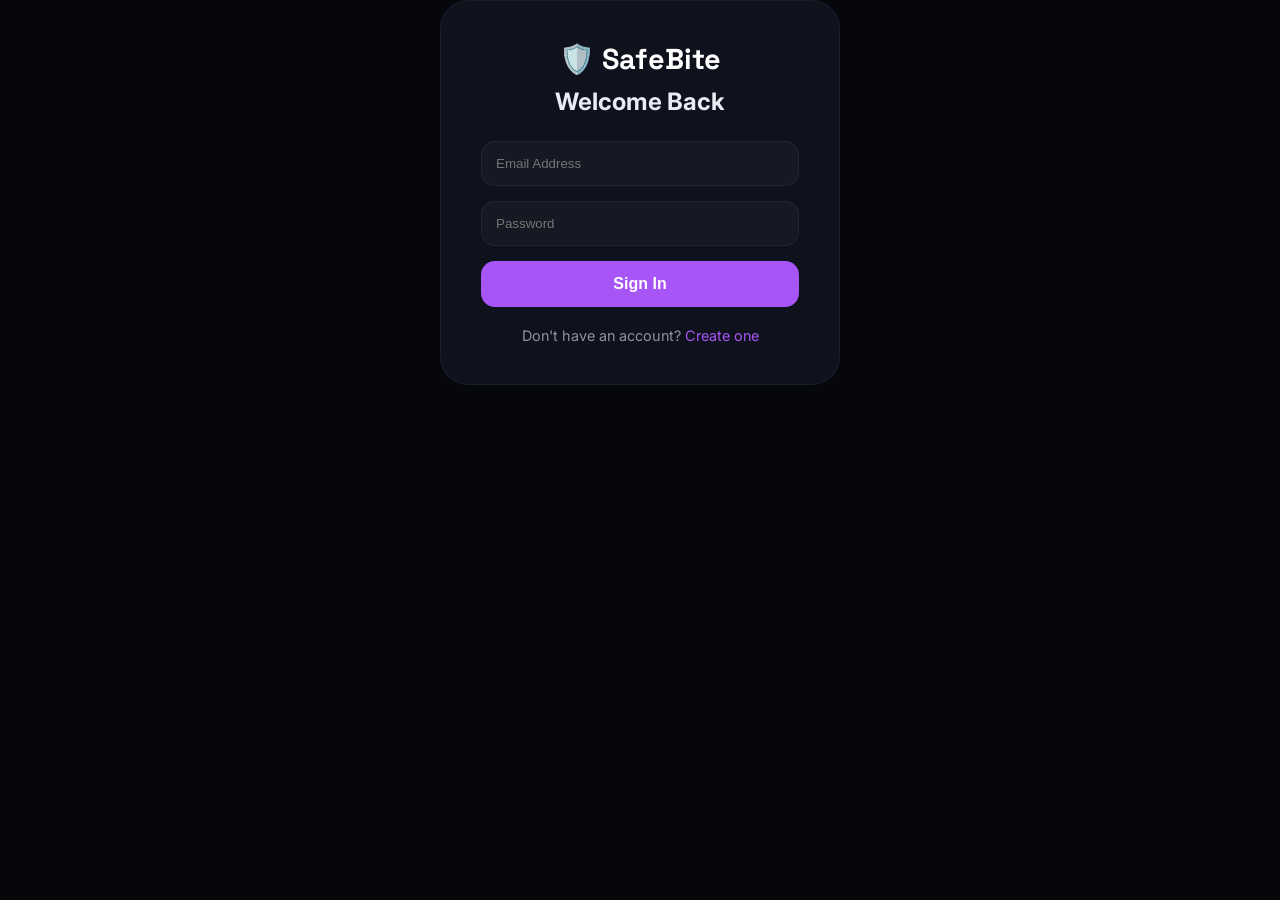
<file: Sign-In.html>
<!DOCTYPE html>
<html lang="en">
<head>
    <meta charset="UTF-8">
    <meta name="viewport" content="width=device-width, initial-scale=1.0">
    <title>SafeBite — Sign In</title>
    <link href="https://fonts.googleapis.com/css2?family=Space+Grotesk:wght@400;600;700&family=Inter:wght@400;500;600&display=swap" rel="stylesheet">
    <style>
        *,*::before,*::after{box-sizing:border-box;margin:0;padding:0}
        :root{
            --bg:#05070a; --surface:#0f121d; --border:rgba(255,255,255,0.05);
            --text:#e8ecf4; --text2:#8b949e; --accent:#a855f7;
        }
        body{font-family:'Inter',sans-serif;background:var(--bg);color:var(--text);display:flex;align-items:center;justify-content:center;min-height:100vh;}

        .auth-card{background:var(--surface); padding:40px; border-radius:28px; border:1px solid var(--border); width:100%; max-width:400px; text-align:center;}
        .logo{font-family:'Space Grotesk'; font-size:1.8rem; font-weight:700; margin-bottom:10px; display:block; text-decoration:none; color:white;}

        input{width:100%; padding:14px; background:rgba(255,255,255,0.03); border:1px solid var(--border); color:white; border-radius:14px; margin-bottom:15px; outline:none; transition:0.3s;}
        input:focus{border-color:var(--accent); background:rgba(255,255,255,0.06);}

        .btn-primary{width:100%; padding:14px; background:var(--accent); border:none; color:white; border-radius:14px; font-weight:600; cursor:pointer; font-size:1rem; transition:0.3s;}
        .btn-primary:hover{opacity:0.9; transform:translateY(-2px);}

        .error-msg{color:#ff4d4d; font-size:0.85rem; margin-bottom:15px; display:none;}
    </style>

<meta name="viewport" content="width=device-width, initial-scale=1.0">
<link rel="stylesheet" href="mobile.css">

</head>
<body>

<div class="auth-card">
    <a href="index.html" class="logo">🛡️ SafeBite</a>
    <h2 style="margin-bottom:25px;">Welcome Back</h2>

    <div id="errorBox" class="error-msg">Invalid email or password</div>

    <form id="signInForm">
        <input type="email" id="email" placeholder="Email Address" required>
        <input type="password" id="password" placeholder="Password" required>

        <button type="submit" class="btn-primary">Sign In</button>
    </form>

    <p style="margin-top:20px; font-size:0.9rem; color:var(--text2);">
        Don't have an account? <a href="Sign-Up.html" style="color:var(--accent); text-decoration:none;">Create one</a>
    </p>
</div>

<script>
const API_BASE = "http://127.0.0.1:8000";
    document.getElementById('signInForm').onsubmit = async (e) => {
        e.preventDefault();
        const errorBox = document.getElementById('errorBox');
        errorBox.style.display = 'none';

        const email = document.getElementById('email').value;
        const password = document.getElementById('password').value;

        try {
            // 1. طلب تسجيل الدخول للحصول على التوكن
            const response = await fetch(`${API_BASE}/auth/signin`, {
                method: 'POST',
                headers: { 'Content-Type': 'application/json' },
                body: JSON.stringify({
                    email: email,
                    password: password
                })
            });

            const data = await response.json();

            if (response.ok) {
                // حفظ التوكن أولاً
                localStorage.setItem("token", data.access_token);

                // 2. خطوة التزامن: جلب بيانات المستخدم كاملة لحفظها في localStorage
                // هذا الجزء هو ما يجعل الهوم بيج (index.html) تعرض البروفايل فوراً
                try {
                    const profileRes = await fetch(`${API_BASE}/profile/me`, {
                        method: 'GET',
                        headers: {
                            'Authorization': `Bearer ${data.access_token}`,
                            'Content-Type': 'application/json'
                        }
                    });

                    if (profileRes.ok) {
                        const userData = await profileRes.json();
                        // تخزين بيانات المستخدم ليتعرف عليها كود الهوم بيج والسكانر
                        localStorage.setItem("user", JSON.stringify(userData));
                    }
                } catch (profileErr) {
                    console.error("Profile sync failed:", profileErr);
                }

                // 3. التوجه للهوم بيج بعد نجاح التزامن
                window.location.href = "index.html";
            } else {
                errorBox.innerText = data.detail || "Sign in failed";
                errorBox.style.display = 'block';
            }
        } catch (err) {
            errorBox.innerText = "Connection lost. Is the server running?";
            errorBox.style.display = 'block';
        }
    };
</script>

</body>
</html>
</file>
<file: mobile.css>
/* Global Mobile Responsive Fix */
* {
    box-sizing: border-box;
}

html,
body {
    width: 100%;
    /* تم تغيير hidden إلى auto للسماح للمتصفح بالتحكم في التمرير */
    overflow-x: hidden;
    margin: 0;
    padding: 0;
    min-height: 100%;
}

img,
video,
canvas {
    max-width: 100%;
    height: auto;
}

/* إزالة التأثير القوي على كل العناصر لتجنب مشاكل القوائم */
input,
select,
textarea,
button {
    max-width: 100%;
}

@media (max-width: 768px) {
    body {
        width: 100%;
        overflow-x: hidden;
        font-size: 16px;
    }

    /* جعل القوائم أو الحاويات (Containers) مرنة */
    nav,
    .menu,
    ul {
        width: 100% !important;
        overflow-y: auto !important; /* السماح بالتمرير العمودي */
        -webkit-overflow-scrolling: touch; /* سلاسة التمرير */
    }

    input,
    select,
    textarea,
    button {
        width: 100% !important;
    }

    img {
        max-width: 100% !important;
        height: auto !important;
    }

    table {
        display: block;
        overflow-x: auto;
        width: 100%;
    }

    h1 { font-size: 28px !important; }
    h2 { font-size: 24px !important; }
    h3 { font-size: 20px !important; }
}
</file>
